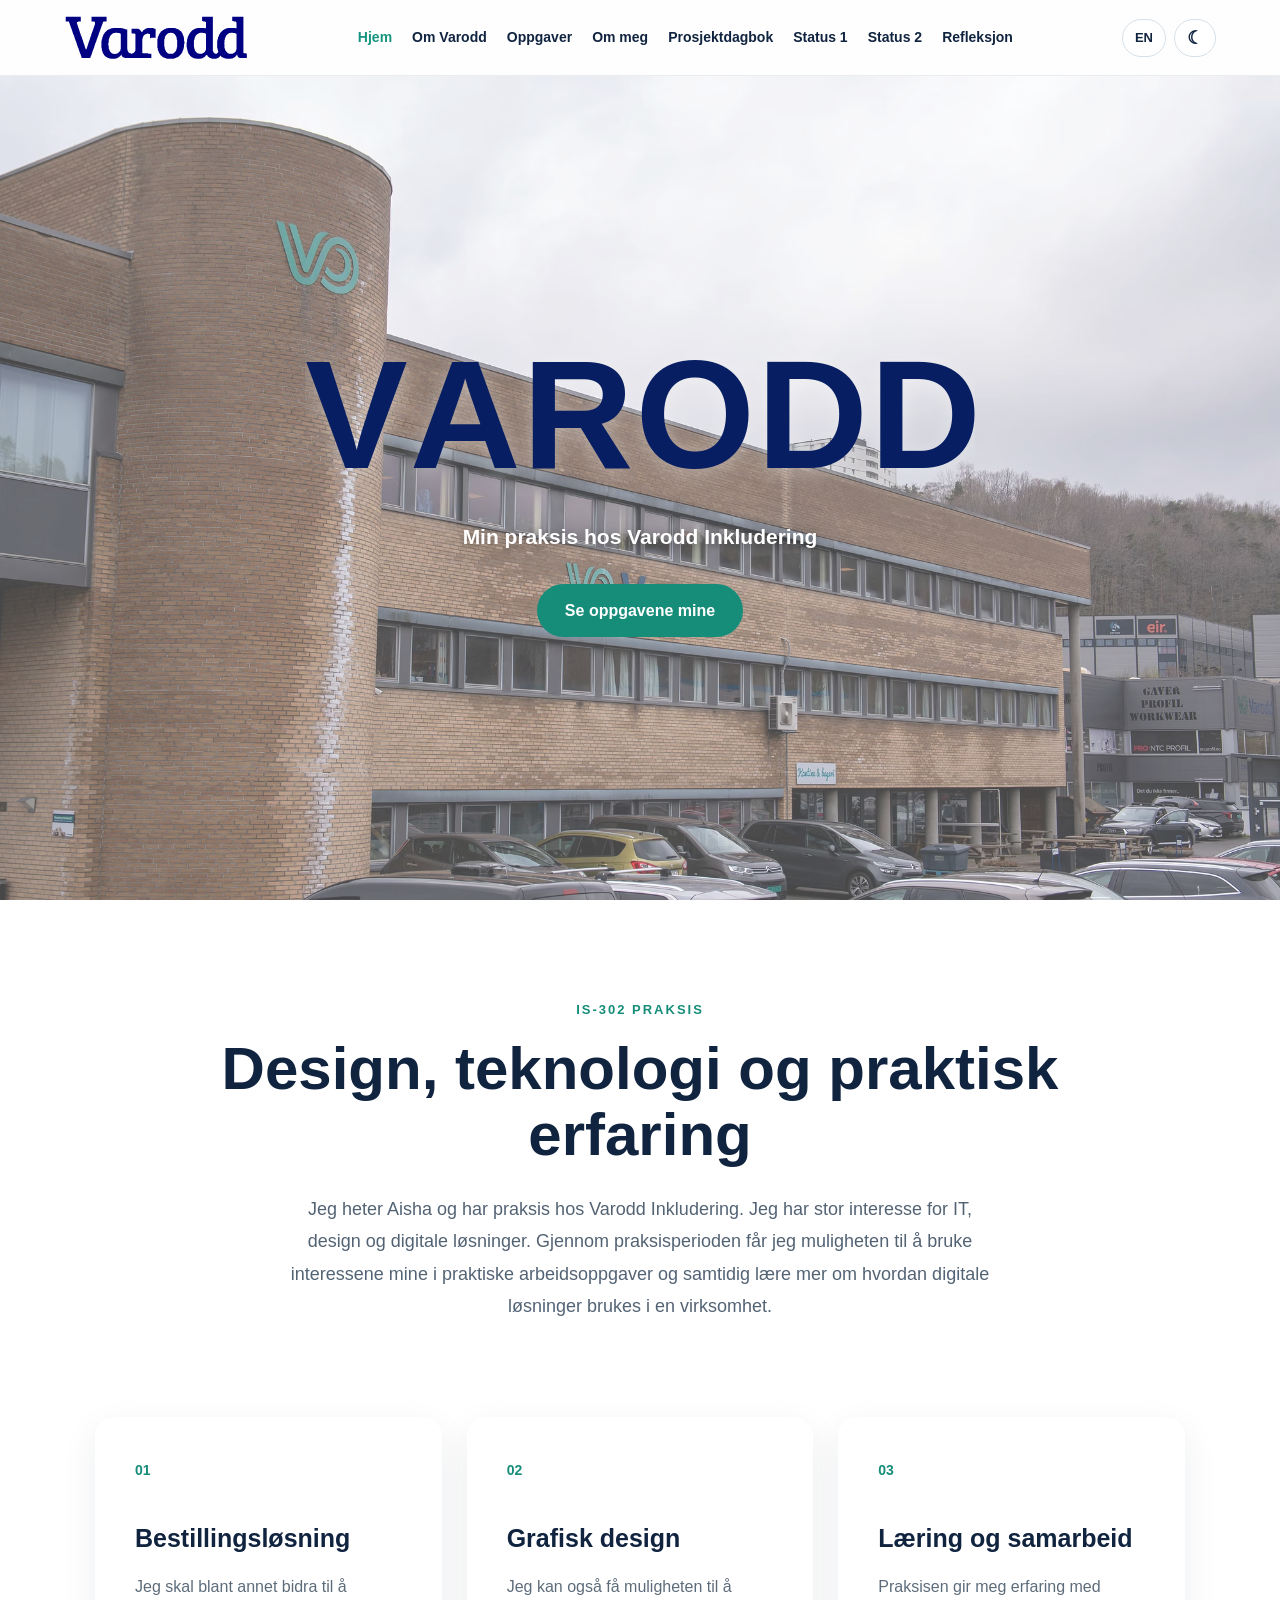
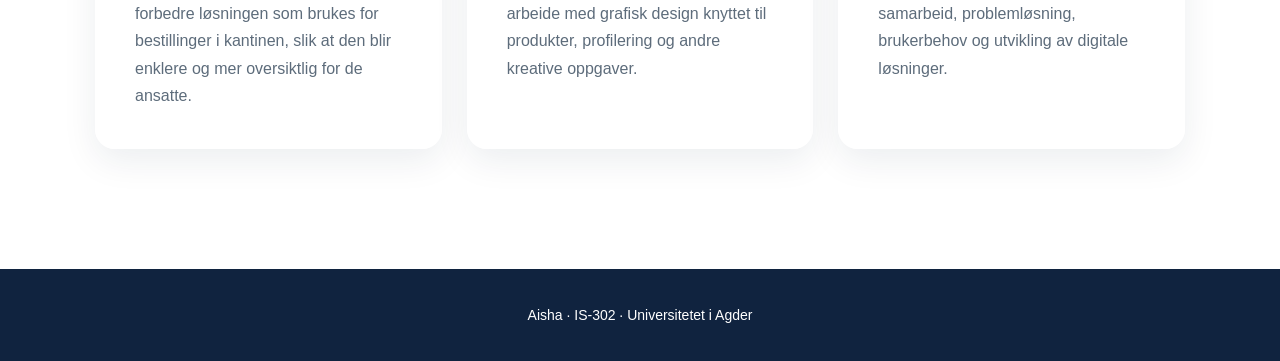
<file: index.html>
<!DOCTYPE html>
<html lang="no">
<head>
  <meta charset="UTF-8">
  <meta name="viewport" content="width=device-width, initial-scale=1.0">

  <title>Min praksis hos Varodd</title>

  <link rel="stylesheet" href="style.css">
</head>

<body>

<header class="navbar">

  <a href="index.html" class="logo">
    <img src="logo.svg" alt="Varodd">
  </a>

  <nav>
    <a href="index.html" class="active"
       data-no="Hjem"
       data-en="Home">Hjem</a>

    <a href="om-varodd.html"
       data-no="Om Varodd"
       data-en="About Varodd">Om Varodd</a>

    <a href="oppgaver.html"
       data-no="Oppgaver"
       data-en="Tasks">Oppgaver</a>

    <a href="om-meg.html"
       data-no="Om meg"
       data-en="About me">Om meg</a>

    <a href="prosjektdagbok.html"
       data-no="Prosjektdagbok"
       data-en="Project diary">Prosjektdagbok</a>

    <a href="status1.html">Status 1</a>

    <a href="status2.html">Status 2</a>

    <a href="refleksjon.html"
       data-no="Refleksjon"
       data-en="Reflection">Refleksjon</a>
  </nav>

  <div class="nav-controls">
    <button id="languageBtn"
            class="nav-control"
            type="button">EN</button>

    <button id="themeBtn"
            class="nav-control theme-btn"
            type="button">☾</button>
  </div>

</header>

<main>

  <section class="hero">

    <div class="hero-overlay"></div>

    <div class="hero-content">

      <div class="varodd-title">
        <span class="letter from-top">V</span>
        <span class="letter from-bottom">A</span>
        <span class="letter from-top">R</span>
        <span class="letter from-bottom">O</span>
        <span class="letter from-top">D</span>
        <span class="letter from-bottom">D</span>
      </div>

      <p class="hero-subtitle"
         data-no="Min praksis hos Varodd Inkludering"
         data-en="My internship at Varodd Inkludering">
        Min praksis hos Varodd Inkludering
      </p>

      <a href="oppgaver.html"
         class="hero-button"
         data-no="Se oppgavene mine"
         data-en="View my tasks">
        Se oppgavene mine
      </a>

    </div>

  </section>

  <section class="intro">

    <p class="eyebrow"
       data-no="IS-302 PRAKSIS"
       data-en="IS-302 INTERNSHIP">
      IS-302 PRAKSIS
    </p>

    <h2
      data-no="Design, teknologi og praktisk erfaring"
      data-en="Design, technology and practical experience">
      Design, teknologi og praktisk erfaring
    </h2>

    <p
      data-no="Jeg heter Aisha og har praksis hos Varodd Inkludering. Jeg har stor interesse for IT, design og digitale løsninger. Gjennom praksisperioden får jeg muligheten til å bruke interessene mine i praktiske arbeidsoppgaver og samtidig lære mer om hvordan digitale løsninger brukes i en virksomhet."
      data-en="My name is Aisha and I am doing my internship at Varodd Inkludering. I have a strong interest in IT, design and digital solutions. During the internship I get the opportunity to use these interests in practical work while learning more about how digital solutions are used in an organisation.">
      Jeg heter Aisha og har praksis hos Varodd Inkludering.
      Jeg har stor interesse for IT, design og digitale løsninger.
    </p>

  </section>

  <section class="cards">

    <article class="card">

      <span>01</span>

      <h3
        data-no="Bestillingsløsning"
        data-en="Ordering solution">
        Bestillingsløsning
      </h3>

      <p
        data-no="Jeg skal blant annet bidra til å forbedre løsningen som brukes for bestillinger i kantinen, slik at den blir enklere og mer oversiktlig for de ansatte."
        data-en="I will help improve the solution used for orders in the canteen so that it becomes easier and clearer for the employees.">
        Jeg skal blant annet bidra til å forbedre løsningen som brukes
        for bestillinger i kantinen.
      </p>

    </article>

    <article class="card">

      <span>02</span>

      <h3
        data-no="Grafisk design"
        data-en="Graphic design">
        Grafisk design
      </h3>

      <p
        data-no="Jeg kan også få muligheten til å arbeide med grafisk design knyttet til produkter, profilering og andre kreative oppgaver."
        data-en="I may also get the opportunity to work with graphic design related to products, branding and other creative tasks.">
        Jeg kan også få muligheten til å arbeide med grafisk design.
      </p>

    </article>

    <article class="card">

      <span>03</span>

      <h3
        data-no="Læring og samarbeid"
        data-en="Learning and collaboration">
        Læring og samarbeid
      </h3>

      <p
        data-no="Praksisen gir meg erfaring med samarbeid, problemløsning, brukerbehov og utvikling av digitale løsninger."
        data-en="The internship gives me experience with collaboration, problem solving, user needs and the development of digital solutions.">
        Praksisen gir meg erfaring med samarbeid og problemløsning.
      </p>

    </article>

  </section>

</main>

<footer>
  <p>Aisha · IS-302 · Universitetet i Agder</p>
</footer>

<script src="script.js"></script>

</body>
</html>
</file>
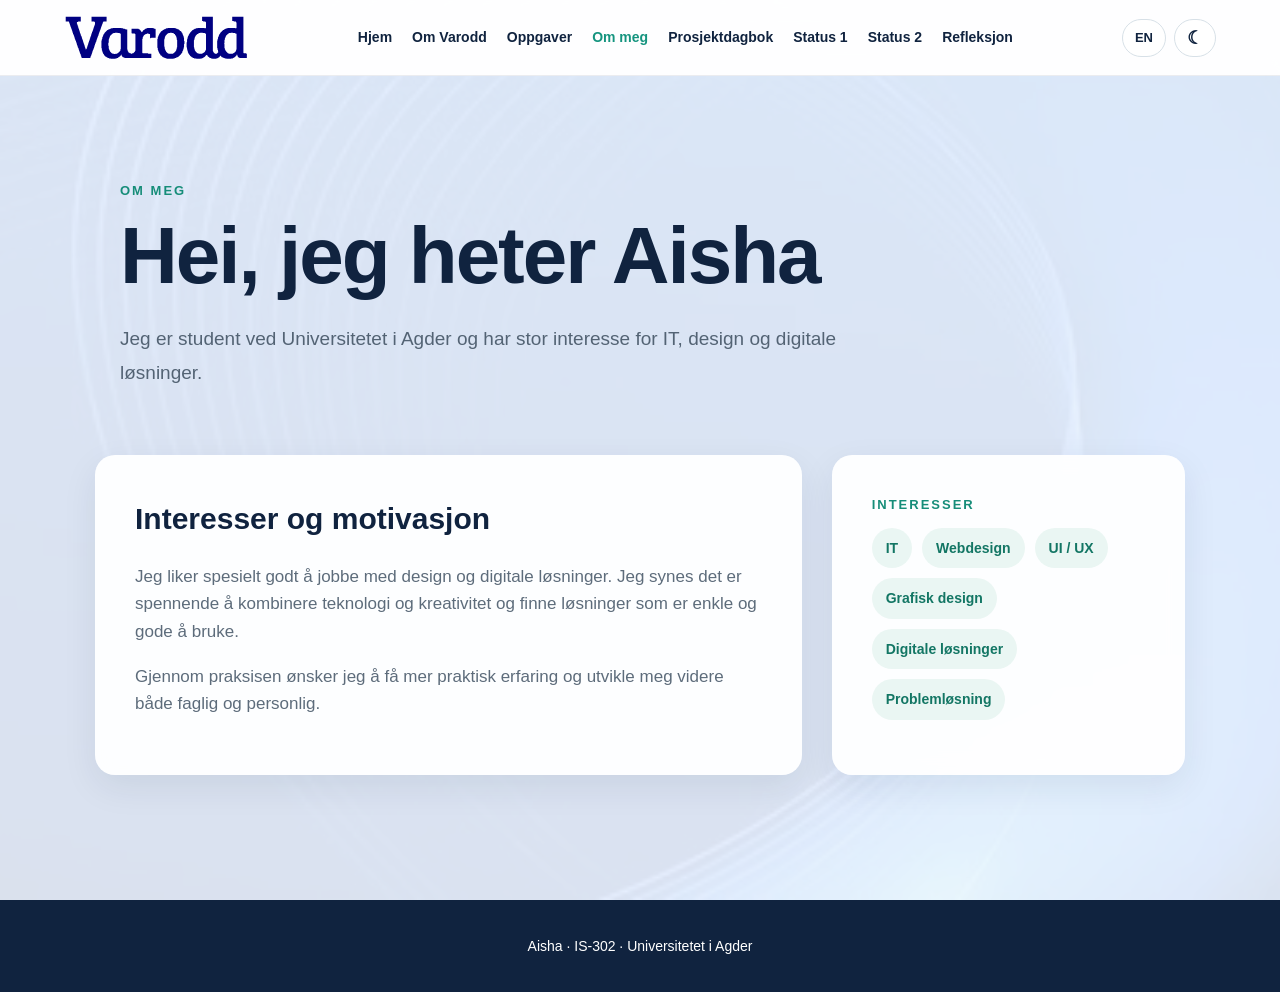
<file: om-meg.html>
<!DOCTYPE html>
<html lang="no">
<head>
  <meta charset="UTF-8">
  <meta name="viewport" content="width=device-width, initial-scale=1.0">

  <title>Om meg</title>

  <link rel="stylesheet" href="style.css">
</head>

<body>

<header class="navbar">

  <a href="index.html" class="logo">
    <img src="logo.svg" alt="Varodd">
  </a>

  <nav>
    <a href="index.html" data-no="Hjem" data-en="Home">Hjem</a>
    <a href="om-varodd.html" data-no="Om Varodd" data-en="About Varodd">Om Varodd</a>
    <a href="oppgaver.html" data-no="Oppgaver" data-en="Tasks">Oppgaver</a>
    <a href="om-meg.html" class="active" data-no="Om meg" data-en="About me">Om meg</a>
    <a href="prosjektdagbok.html" data-no="Prosjektdagbok" data-en="Project diary">Prosjektdagbok</a>
    <a href="status1.html">Status 1</a>
    <a href="status2.html">Status 2</a>
    <a href="refleksjon.html" data-no="Refleksjon" data-en="Reflection">Refleksjon</a>
  </nav>

  <div class="nav-controls">
    <button id="languageBtn" class="nav-control">EN</button>
    <button id="themeBtn" class="nav-control theme-btn">☾</button>
  </div>

</header>

<main class="page">

  <section class="page-hero">

    <p class="eyebrow"
       data-no="OM MEG"
       data-en="ABOUT ME">
      OM MEG
    </p>

    <h1
      data-no="Hei, jeg heter Aisha"
      data-en="Hi, my name is Aisha">
      Hei, jeg heter Aisha
    </h1>

    <p class="page-intro"
       data-no="Jeg er student ved Universitetet i Agder og har stor interesse for IT, design og digitale løsninger."
       data-en="I am a student at the University of Agder with a strong interest in IT, design and digital solutions.">
      Jeg er student ved Universitetet i Agder.
    </p>

  </section>

  <section class="about-layout">

    <article class="about-main">

      <h2
        data-no="Interesser og motivasjon"
        data-en="Interests and motivation">
        Interesser og motivasjon
      </h2>

      <p
        data-no="Jeg liker spesielt godt å jobbe med design og digitale løsninger. Jeg synes det er spennende å kombinere teknologi og kreativitet og finne løsninger som er enkle og gode å bruke."
        data-en="I especially enjoy working with design and digital solutions. I find it exciting to combine technology and creativity and create solutions that are simple and easy to use.">
        Jeg liker spesielt godt å jobbe med design og digitale løsninger.
      </p>

      <p
        data-no="Gjennom praksisen ønsker jeg å få mer praktisk erfaring og utvikle meg videre både faglig og personlig."
        data-en="Through the internship I want to gain more practical experience and continue developing both professionally and personally.">
        Gjennom praksisen ønsker jeg å få mer praktisk erfaring.
      </p>

    </article>

    <aside class="skills-card">

      <p class="eyebrow"
         data-no="INTERESSER"
         data-en="INTERESTS">
        INTERESSER
      </p>

      <div class="skill-list">
        <span>IT</span>
        <span>Webdesign</span>
        <span>UI / UX</span>
        <span data-no="Grafisk design" data-en="Graphic design">Grafisk design</span>
        <span data-no="Digitale løsninger" data-en="Digital solutions">Digitale løsninger</span>
        <span data-no="Problemløsning" data-en="Problem solving">Problemløsning</span>
      </div>

    </aside>

  </section>

</main>

<footer>
  <p>Aisha · IS-302 · Universitetet i Agder</p>
</footer>

<script src="script.js"></script>

</body>
</html>

</body>
</html>
</file>
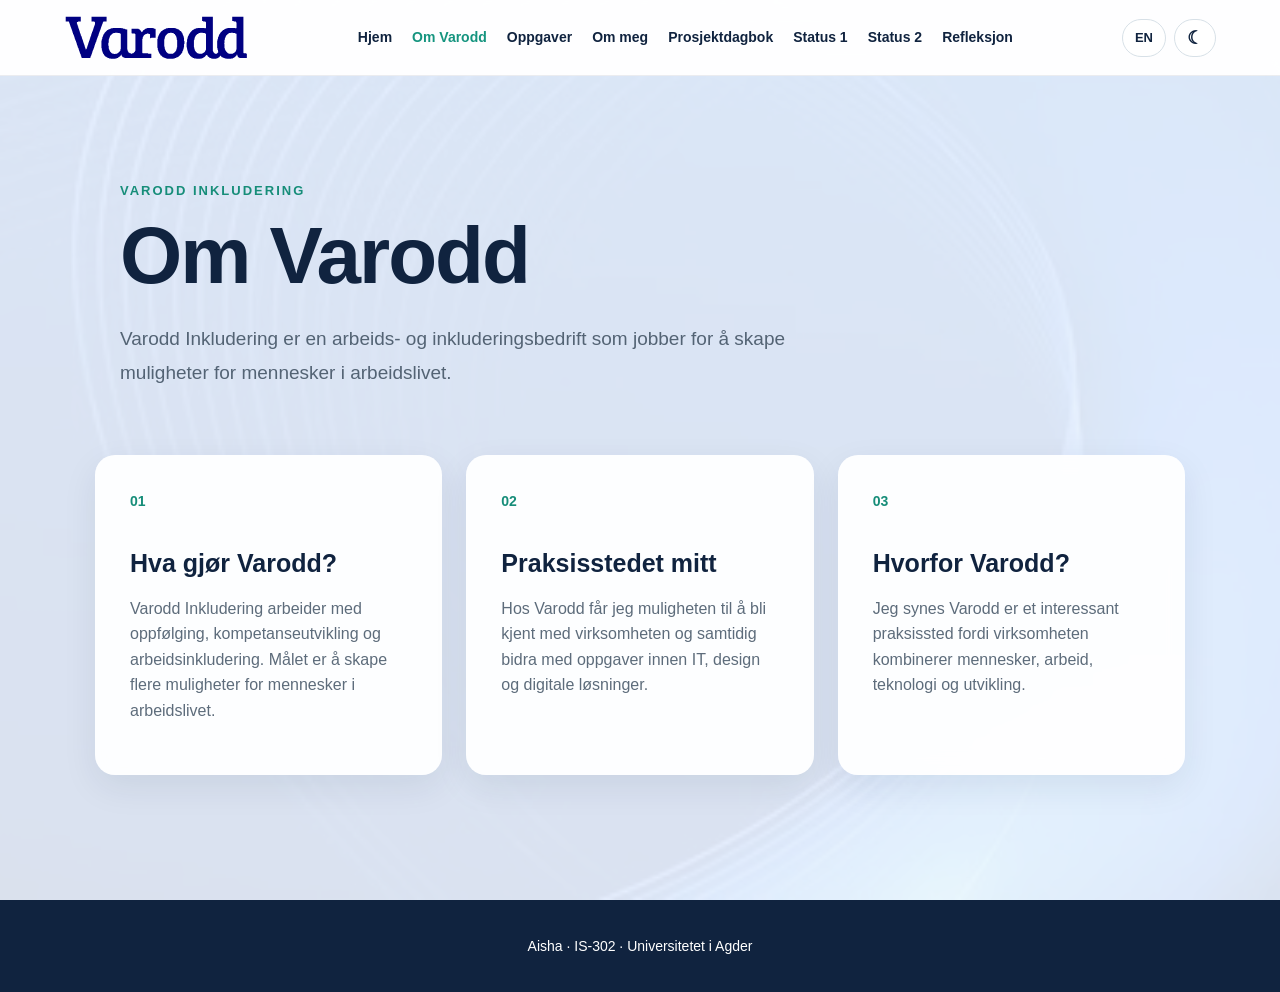
<file: om-varodd.html>
<!DOCTYPE html>
<html lang="no">
<head>
  <meta charset="UTF-8">
  <meta name="viewport" content="width=device-width, initial-scale=1.0">

  <title>Om Varodd</title>

  <link rel="stylesheet" href="style.css">
</head>

<body>

<header class="navbar">

  <a href="index.html" class="logo">
    <img src="logo.svg" alt="Varodd">
  </a>

  <nav>
    <a href="index.html" data-no="Hjem" data-en="Home">Hjem</a>
    <a href="om-varodd.html" class="active"
       data-no="Om Varodd"
       data-en="About Varodd">Om Varodd</a>
    <a href="oppgaver.html" data-no="Oppgaver" data-en="Tasks">Oppgaver</a>
    <a href="om-meg.html" data-no="Om meg" data-en="About me">Om meg</a>
    <a href="prosjektdagbok.html"
       data-no="Prosjektdagbok"
       data-en="Project diary">Prosjektdagbok</a>
    <a href="status1.html">Status 1</a>
    <a href="status2.html">Status 2</a>
    <a href="refleksjon.html"
       data-no="Refleksjon"
       data-en="Reflection">Refleksjon</a>
  </nav>

  <div class="nav-controls">
    <button id="languageBtn" class="nav-control">EN</button>
    <button id="themeBtn" class="nav-control theme-btn">☾</button>
  </div>

</header>

<main class="page">

  <section class="page-hero">

    <p class="eyebrow">VARODD INKLUDERING</p>

    <h1
      data-no="Om Varodd"
      data-en="About Varodd">
      Om Varodd
    </h1>

    <p class="page-intro"
       data-no="Varodd Inkludering er en arbeids- og inkluderingsbedrift som jobber for å skape muligheter for mennesker i arbeidslivet."
       data-en="Varodd Inkludering is an employment and inclusion company that works to create opportunities for people in working life.">
      Varodd Inkludering er en arbeids- og inkluderingsbedrift.
    </p>

  </section>

  <section class="content-grid">

    <article class="info-card">

      <span class="card-number">01</span>

      <h2
        data-no="Hva gjør Varodd?"
        data-en="What does Varodd do?">
        Hva gjør Varodd?
      </h2>

      <p
        data-no="Varodd Inkludering arbeider med oppfølging, kompetanseutvikling og arbeidsinkludering. Målet er å skape flere muligheter for mennesker i arbeidslivet."
        data-en="Varodd Inkludering works with follow-up, competence development and employment inclusion. The goal is to create more opportunities for people in working life.">
        Varodd arbeider med oppfølging, kompetanseutvikling og
        arbeidsinkludering.
      </p>

    </article>

    <article class="info-card">

      <span class="card-number">02</span>

      <h2
        data-no="Praksisstedet mitt"
        data-en="My internship workplace">
        Praksisstedet mitt
      </h2>

      <p
        data-no="Hos Varodd får jeg muligheten til å bli kjent med virksomheten og samtidig bidra med oppgaver innen IT, design og digitale løsninger."
        data-en="At Varodd I get the opportunity to learn about the organisation while contributing to tasks involving IT, design and digital solutions.">
        Hos Varodd får jeg muligheten til å bli kjent med virksomheten
        og bidra med praktiske oppgaver.
      </p>

    </article>

    <article class="info-card">

      <span class="card-number">03</span>

      <h2
        data-no="Hvorfor Varodd?"
        data-en="Why Varodd?">
        Hvorfor Varodd?
      </h2>

      <p
        data-no="Jeg synes Varodd er et interessant praksissted fordi virksomheten kombinerer mennesker, arbeid, teknologi og utvikling."
        data-en="I find Varodd an interesting internship workplace because the organisation combines people, employment, technology and development.">
        Varodd kombinerer mennesker, arbeid, teknologi og utvikling.
      </p>

    </article>

  </section>

</main>

<footer>
  <p>Aisha · IS-302 · Universitetet i Agder</p>
</footer>

<script src="script.js"></script>

</body>
</html>
</file>
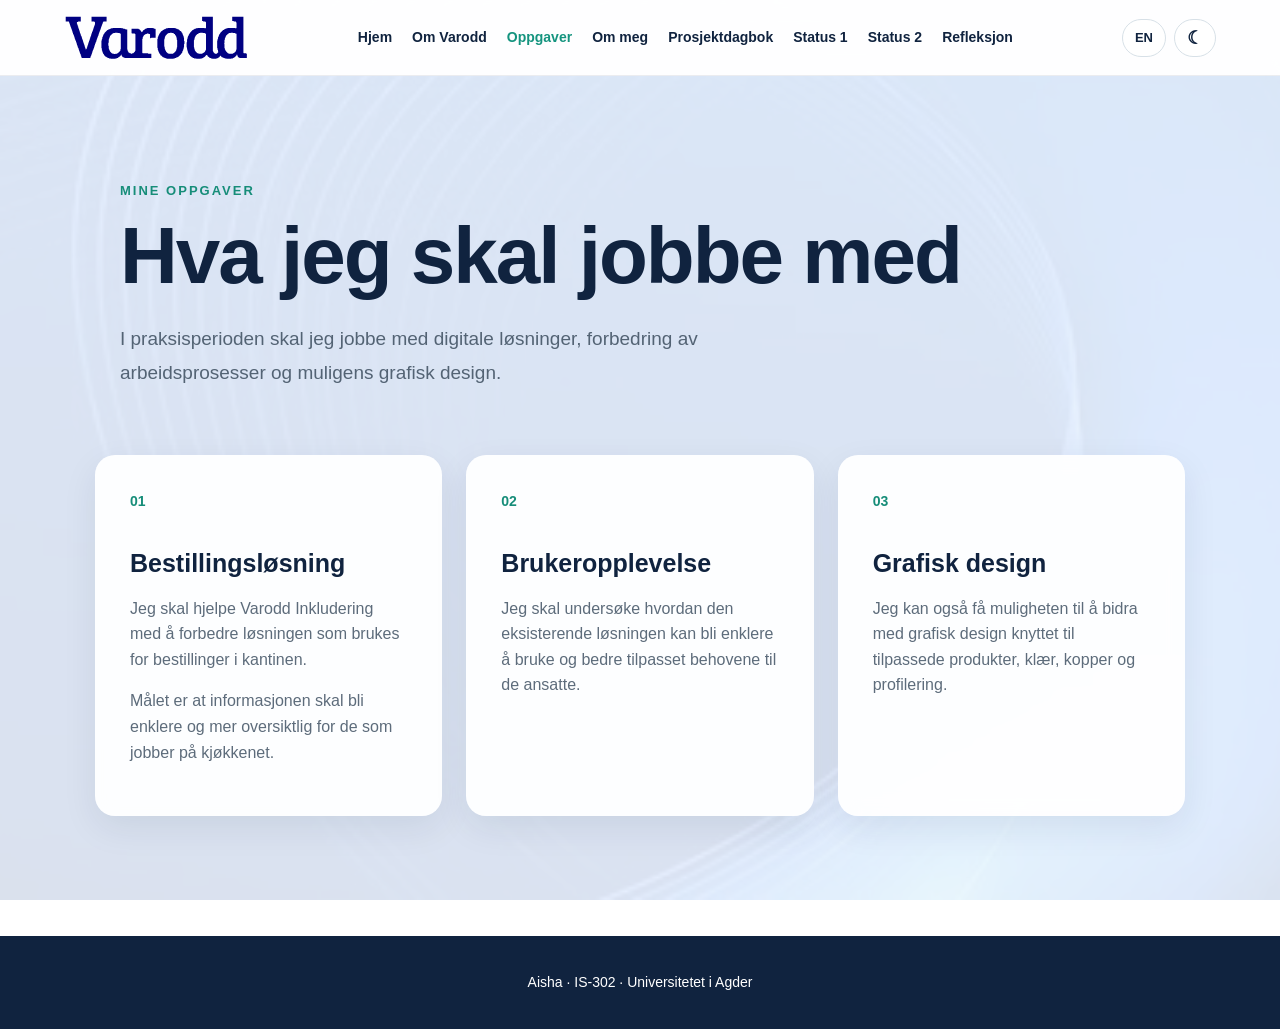
<file: oppgaver.html>
<!DOCTYPE html>
<html lang="no">
<head>
  <meta charset="UTF-8">
  <meta name="viewport" content="width=device-width, initial-scale=1.0">

  <title>Oppgaver</title>

  <link rel="stylesheet" href="style.css">
</head>

<body>

<header class="navbar">

  <a href="index.html" class="logo">
    <img src="logo.svg" alt="Varodd">
  </a>

  <nav>
    <a href="index.html" data-no="Hjem" data-en="Home">Hjem</a>
    <a href="om-varodd.html" data-no="Om Varodd" data-en="About Varodd">Om Varodd</a>
    <a href="oppgaver.html" class="active" data-no="Oppgaver" data-en="Tasks">Oppgaver</a>
    <a href="om-meg.html" data-no="Om meg" data-en="About me">Om meg</a>
    <a href="prosjektdagbok.html" data-no="Prosjektdagbok" data-en="Project diary">Prosjektdagbok</a>
    <a href="status1.html">Status 1</a>
    <a href="status2.html">Status 2</a>
    <a href="refleksjon.html" data-no="Refleksjon" data-en="Reflection">Refleksjon</a>
  </nav>

  <div class="nav-controls">
    <button id="languageBtn" class="nav-control">EN</button>
    <button id="themeBtn" class="nav-control theme-btn">☾</button>
  </div>

</header>

<main class="page">

  <section class="page-hero">

    <p class="eyebrow"
       data-no="MINE OPPGAVER"
       data-en="MY TASKS">
      MINE OPPGAVER
    </p>

    <h1
      data-no="Hva jeg skal jobbe med"
      data-en="What I will work on">
      Hva jeg skal jobbe med
    </h1>

    <p class="page-intro"
       data-no="I praksisperioden skal jeg jobbe med digitale løsninger, forbedring av arbeidsprosesser og muligens grafisk design."
       data-en="During my internship I will work with digital solutions, improving work processes and potentially graphic design.">
      I praksisperioden skal jeg jobbe med digitale løsninger og design.
    </p>

  </section>

  <section class="content-grid">

    <article class="info-card">
      <span class="card-number">01</span>

      <h2
        data-no="Bestillingsløsning"
        data-en="Ordering solution">
        Bestillingsløsning
      </h2>

      <p
        data-no="Jeg skal hjelpe Varodd Inkludering med å forbedre løsningen som brukes for bestillinger i kantinen."
        data-en="I will help Varodd Inkludering improve the solution used for orders in the canteen.">
        Jeg skal hjelpe Varodd med å forbedre bestillingsløsningen i kantinen.
      </p>

      <p
        data-no="Målet er at informasjonen skal bli enklere og mer oversiktlig for de som jobber på kjøkkenet."
        data-en="The goal is to make the information simpler and clearer for the employees working in the kitchen.">
        Målet er å gjøre informasjonen enklere og mer oversiktlig.
      </p>
    </article>

    <article class="info-card">
      <span class="card-number">02</span>

      <h2
        data-no="Brukeropplevelse"
        data-en="User experience">
        Brukeropplevelse
      </h2>

      <p
        data-no="Jeg skal undersøke hvordan den eksisterende løsningen kan bli enklere å bruke og bedre tilpasset behovene til de ansatte."
        data-en="I will investigate how the existing solution can become easier to use and better adapted to the employees' needs.">
        Jeg skal undersøke hvordan løsningen kan gjøres enklere å bruke.
      </p>
    </article>

    <article class="info-card">
      <span class="card-number">03</span>

      <h2
        data-no="Grafisk design"
        data-en="Graphic design">
        Grafisk design
      </h2>

      <p
        data-no="Jeg kan også få muligheten til å bidra med grafisk design knyttet til tilpassede produkter, klær, kopper og profilering."
        data-en="I may also get the opportunity to contribute to graphic design related to customised products, clothing, mugs and branding.">
        Jeg kan også få muligheten til å bidra med grafisk design.
      </p>
    </article>

  </section>

</main>

<footer>
  <p>Aisha · IS-302 · Universitetet i Agder</p>
</footer>

<script src="script.js"></script>

</body>
</html>
</file>
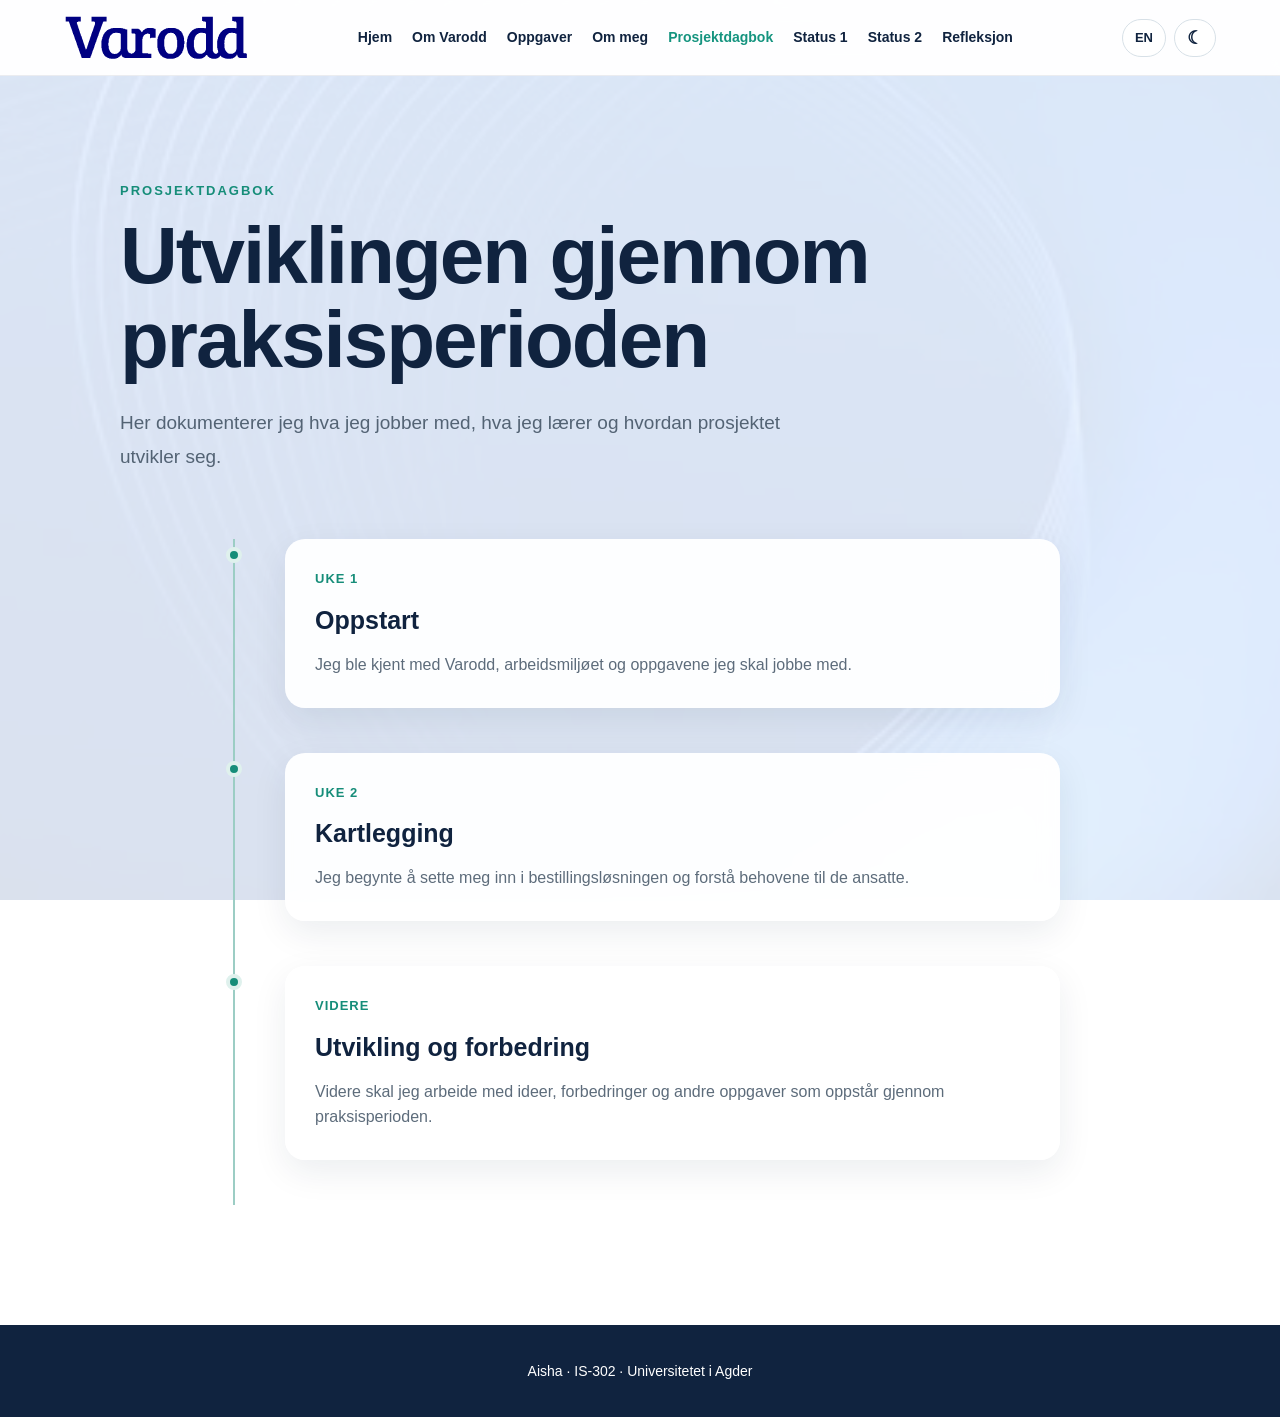
<file: prosjektdagbok.html>
<!DOCTYPE html>
<html lang="no">
<head>
  <meta charset="UTF-8">
  <meta name="viewport" content="width=device-width, initial-scale=1.0">

  <title>Prosjektdagbok</title>

  <link rel="stylesheet" href="style.css">
</head>

<body>

<header class="navbar">

  <a href="index.html" class="logo">
    <img src="logo.svg" alt="Varodd">
  </a>

  <nav>
    <a href="index.html" data-no="Hjem" data-en="Home">Hjem</a>
    <a href="om-varodd.html" data-no="Om Varodd" data-en="About Varodd">Om Varodd</a>
    <a href="oppgaver.html" data-no="Oppgaver" data-en="Tasks">Oppgaver</a>
    <a href="om-meg.html" data-no="Om meg" data-en="About me">Om meg</a>
    <a href="prosjektdagbok.html" class="active"
       data-no="Prosjektdagbok"
       data-en="Project diary">Prosjektdagbok</a>
    <a href="status1.html">Status 1</a>
    <a href="status2.html">Status 2</a>
    <a href="refleksjon.html" data-no="Refleksjon" data-en="Reflection">Refleksjon</a>
  </nav>

  <div class="nav-controls">
    <button id="languageBtn" class="nav-control">EN</button>
    <button id="themeBtn" class="nav-control theme-btn">☾</button>
  </div>

</header>

<main class="page">

  <section class="page-hero">

    <p class="eyebrow"
       data-no="PROSJEKTDAGBOK"
       data-en="PROJECT DIARY">
      PROSJEKTDAGBOK
    </p>

    <h1
      data-no="Utviklingen gjennom praksisperioden"
      data-en="Development throughout the internship">
      Utviklingen gjennom praksisperioden
    </h1>

    <p class="page-intro"
       data-no="Her dokumenterer jeg hva jeg jobber med, hva jeg lærer og hvordan prosjektet utvikler seg."
       data-en="Here I document what I work on, what I learn and how the project develops.">
      Her dokumenterer jeg utviklingen gjennom praksisen.
    </p>

  </section>

  <section class="timeline">

    <article class="timeline-item">

      <div class="timeline-marker"></div>

      <div class="timeline-content">

        <span class="timeline-date"
              data-no="Uke 1"
              data-en="Week 1">
          Uke 1
        </span>

        <h2
          data-no="Oppstart"
          data-en="Getting started">
          Oppstart
        </h2>

        <p
          data-no="Jeg ble kjent med Varodd, arbeidsmiljøet og oppgavene jeg skal jobbe med."
          data-en="I became familiar with Varodd, the working environment and the tasks I will be working on.">
          Jeg ble kjent med Varodd og arbeidsoppgavene.
        </p>

      </div>

    </article>

    <article class="timeline-item">

      <div class="timeline-marker"></div>

      <div class="timeline-content">

        <span class="timeline-date"
              data-no="Uke 2"
              data-en="Week 2">
          Uke 2
        </span>

        <h2
          data-no="Kartlegging"
          data-en="Mapping needs">
          Kartlegging
        </h2>

        <p
          data-no="Jeg begynte å sette meg inn i bestillingsløsningen og forstå behovene til de ansatte."
          data-en="I started learning about the ordering solution and understanding the employees' needs.">
          Jeg begynte å kartlegge bestillingsløsningen.
        </p>

      </div>

    </article>

    <article class="timeline-item">

      <div class="timeline-marker"></div>

      <div class="timeline-content">

        <span class="timeline-date"
              data-no="Videre"
              data-en="Next">
          Videre
        </span>

        <h2
          data-no="Utvikling og forbedring"
          data-en="Development and improvement">
          Utvikling og forbedring
        </h2>

        <p
          data-no="Videre skal jeg arbeide med ideer, forbedringer og andre oppgaver som oppstår gjennom praksisperioden."
          data-en="Next I will work with ideas, improvements and other tasks that arise during the internship period.">
          Videre skal jeg arbeide med ideer og forbedringer.
        </p>

      </div>

    </article>

  </section>

</main>

<footer>
  <p>Aisha · IS-302 · Universitetet i Agder</p>
</footer>

<script src="script.js"></script>

</body>
</html>
</file>
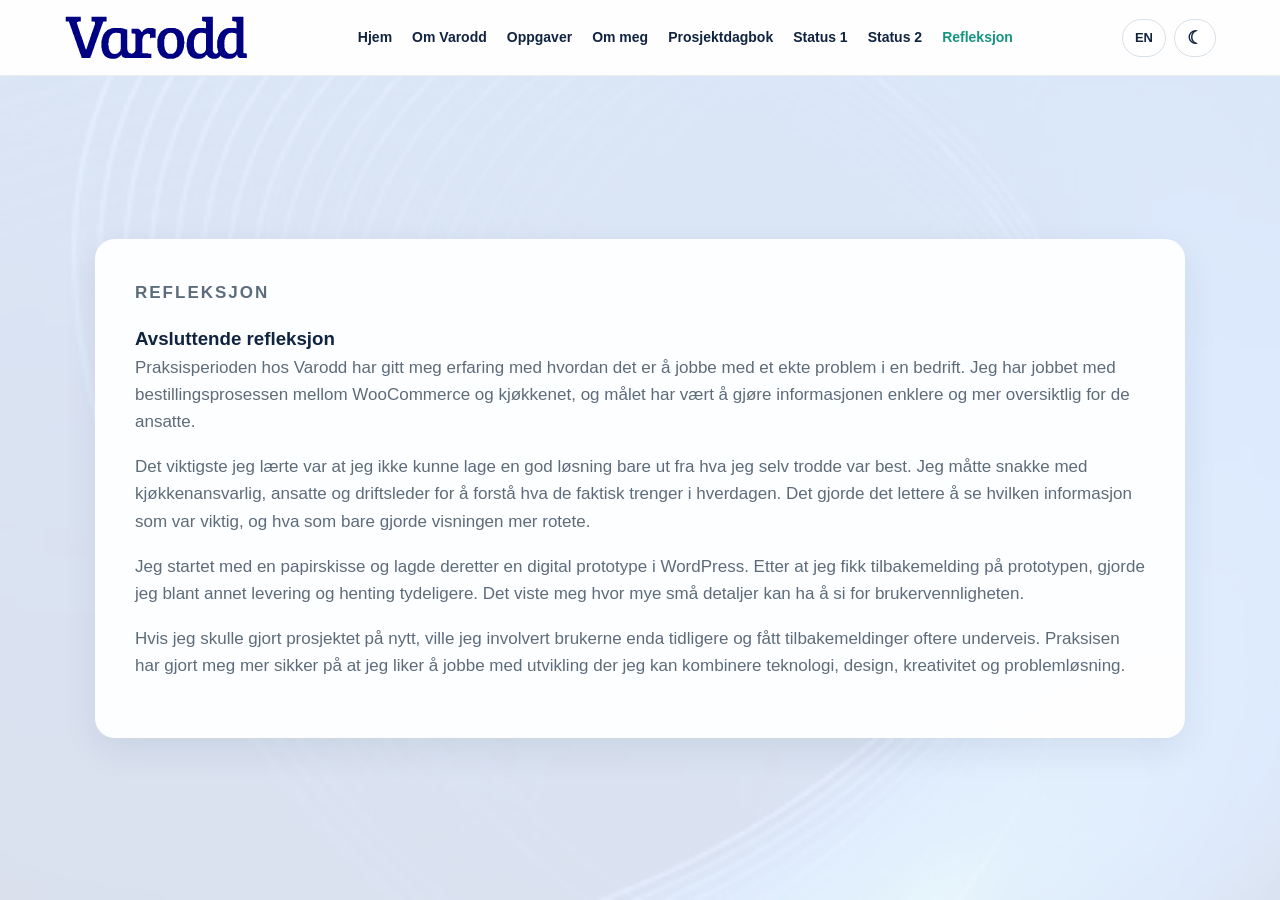
<file: refleksjon.html>
<!DOCTYPE html>
<html lang="no">

<head>
  <meta charset="UTF-8">
  <meta name="viewport" content="width=device-width, initial-scale=1.0">

  <title>Refleksjon</title>

  <link rel="stylesheet" href="style.css">
</head>

<body>

 
  <header class="navbar">

    <a href="index.html" class="logo">
      <img src="logo.svg" alt="Varodd">
    </a>

    <nav>
      <a href="index.html"
         data-no="Hjem"
         data-en="Home">
        Hjem
      </a>

      <a href="om-varodd.html"
         data-no="Om Varodd"
         data-en="About Varodd">
        Om Varodd
      </a>

      <a href="oppgaver.html"
         data-no="Oppgaver"
         data-en="Tasks">
        Oppgaver
      </a>

      <a href="om-meg.html"
         data-no="Om meg"
         data-en="About me">
        Om meg
      </a>

      <a href="prosjektdagbok.html"
         data-no="Prosjektdagbok"
         data-en="Project diary">
        Prosjektdagbok
      </a>

      <a href="status1.html">
        Status 1
      </a>

      <a href="status2.html">
        Status 2
      </a>

      <a href="refleksjon.html"
         class="active"
         data-no="Refleksjon"
         data-en="Reflection">
        Refleksjon
      </a>
    </nav>

    <div class="nav-controls">
      <button id="languageBtn"
              class="nav-control"
              type="button">
        EN
      </button>

      <button id="themeBtn"
              class="nav-control theme-btn"
              type="button">
        ☾
      </button>
    </div>

  </header>


  
  <main class="page reflection-page">

    <section class="about-layout status2-full">

      <article class="about-main">

        <p class="eyebrow"
           data-no="REFLEKSJON"
           data-en="REFLECTION">
          REFLEKSJON
        </p>

        <h1
          data-no="Avsluttende refleksjon"
          data-en="Final reflection">
          Avsluttende refleksjon
        </h1>

        <p
          data-no="Praksisperioden hos Varodd har gitt meg erfaring med hvordan det er å jobbe med et ekte problem i en bedrift. Jeg har jobbet med bestillingsprosessen mellom WooCommerce og kjøkkenet, og målet har vært å gjøre informasjonen enklere og mer oversiktlig for de ansatte."
          data-en="My internship at Varodd has given me experience with working on a real problem in a company. I have worked with the ordering process between WooCommerce and the kitchen, with the goal of making the information simpler and easier for the employees to understand.">
          Praksisperioden hos Varodd har gitt meg erfaring med hvordan det er
          å jobbe med et ekte problem i en bedrift. Jeg har jobbet med
          bestillingsprosessen mellom WooCommerce og kjøkkenet, og målet har
          vært å gjøre informasjonen enklere og mer oversiktlig for de ansatte.
        </p>

        <p
          data-no="Det viktigste jeg lærte var at jeg ikke kunne lage en god løsning bare ut fra hva jeg selv trodde var best. Jeg måtte snakke med kjøkkenansvarlig, ansatte og driftsleder for å forstå hva de faktisk trenger i hverdagen. Det gjorde det lettere å se hvilken informasjon som var viktig, og hva som bare gjorde visningen mer rotete."
          data-en="The most important thing I learned was that I could not create a good solution based only on what I thought was best. I had to talk to the kitchen manager, employees and operations manager to understand what they actually need in their daily work. This made it easier to see which information was important and what only made the view more cluttered.">
          Det viktigste jeg lærte var at jeg ikke kunne lage en god løsning
          bare ut fra hva jeg selv trodde var best. Jeg måtte snakke med
          kjøkkenansvarlig, ansatte og driftsleder for å forstå hva de faktisk
          trenger i hverdagen. Det gjorde det lettere å se hvilken informasjon
          som var viktig, og hva som bare gjorde visningen mer rotete.
        </p>

        <p
          data-no="Jeg startet med en papirskisse og lagde deretter en digital prototype i WordPress. Etter at jeg fikk tilbakemelding på prototypen, gjorde jeg blant annet levering og henting tydeligere. Det viste meg hvor mye små detaljer kan ha å si for brukervennligheten."
          data-en="I started with a paper sketch and then created a digital prototype in WordPress. After receiving feedback on the prototype, I made delivery and pickup clearer. This showed me how much small details can matter for usability.">
          Jeg startet med en papirskisse og lagde deretter en digital prototype
          i WordPress. Etter at jeg fikk tilbakemelding på prototypen, gjorde
          jeg blant annet levering og henting tydeligere. Det viste meg hvor
          mye små detaljer kan ha å si for brukervennligheten.
        </p>

        <p
          data-no="Hvis jeg skulle gjort prosjektet på nytt, ville jeg involvert brukerne enda tidligere og fått tilbakemeldinger oftere underveis. Praksisen har gjort meg mer sikker på at jeg liker å jobbe med utvikling der jeg kan kombinere teknologi, design, kreativitet og problemløsning."
          data-en="If I were to do the project again, I would involve the users even earlier and get feedback more often throughout the process. The internship has made me more certain that I enjoy development where I can combine technology, design, creativity and problem solving.">
          Hvis jeg skulle gjort prosjektet på nytt, ville jeg involvert brukerne
          enda tidligere og fått tilbakemeldinger oftere underveis. Praksisen
          har gjort meg mer sikker på at jeg liker å jobbe med utvikling der
          jeg kan kombinere teknologi, design, kreativitet og problemløsning.
        </p>

      </article>

    </section>

  </main>


  
  <script src="script.js"></script>

</body>

</html>
</file>
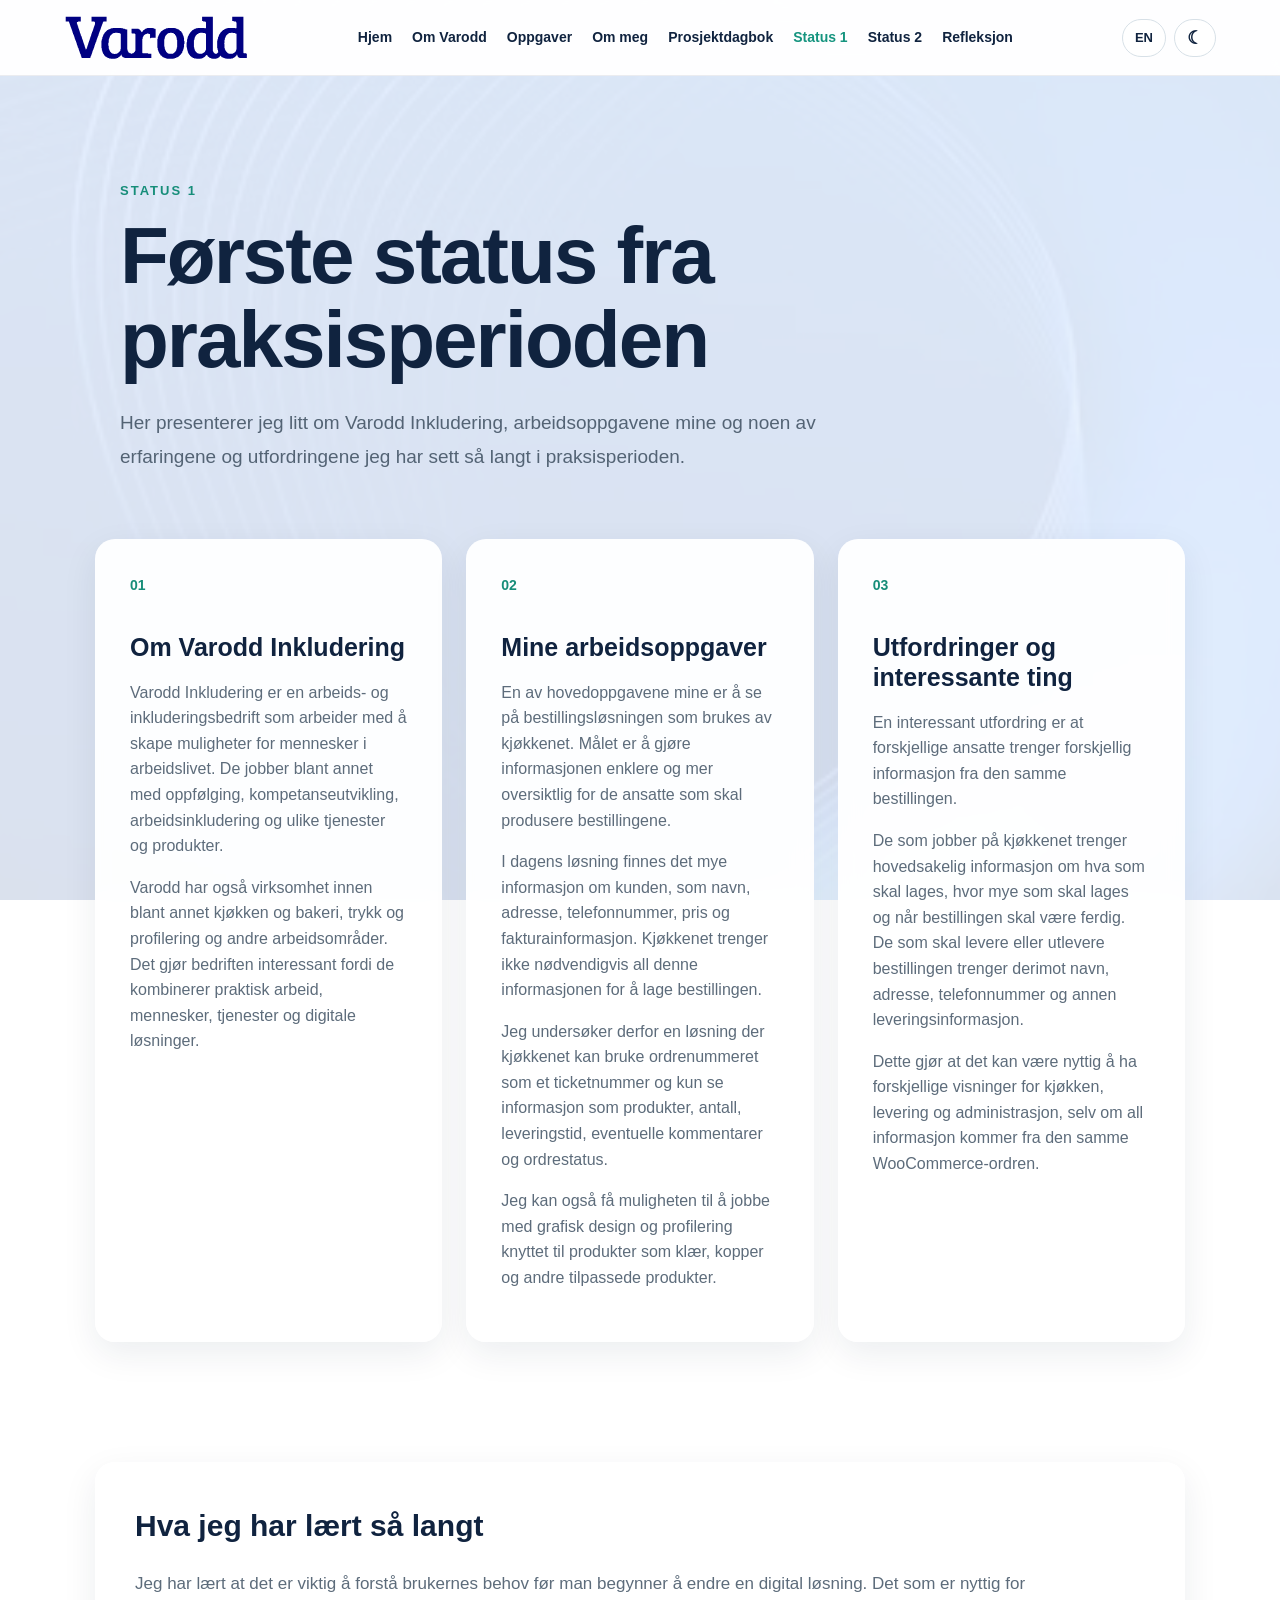
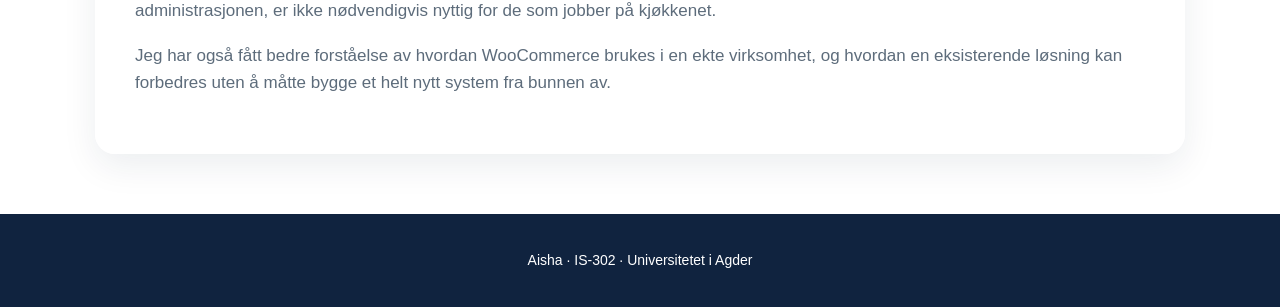
<file: status1.html>
<!DOCTYPE html>
<html lang="no">
<head>
  <meta charset="UTF-8">
  <meta name="viewport" content="width=device-width, initial-scale=1.0">

  <title>Status 1</title>

  <link rel="stylesheet" href="style.css">
</head>

<body>

<header class="navbar">

  <a href="index.html" class="logo">
    <img src="logo.svg" alt="Varodd">
  </a>

  <nav>
    <a href="index.html"
       data-no="Hjem"
       data-en="Home">
      Hjem
    </a>

    <a href="om-varodd.html"
       data-no="Om Varodd"
       data-en="About Varodd">
      Om Varodd
    </a>

    <a href="oppgaver.html"
       data-no="Oppgaver"
       data-en="Tasks">
      Oppgaver
    </a>

    <a href="om-meg.html"
       data-no="Om meg"
       data-en="About me">
      Om meg
    </a>

    <a href="prosjektdagbok.html"
       data-no="Prosjektdagbok"
       data-en="Project diary">
      Prosjektdagbok
    </a>

    <a href="status1.html"
       class="active"
       data-no="Status 1"
       data-en="Status 1">
      Status 1
    </a>

    <a href="status2.html"
       data-no="Status 2"
       data-en="Status 2">
      Status 2
    </a>

    <a href="refleksjon.html"
       data-no="Refleksjon"
       data-en="Reflection">
      Refleksjon
    </a>
  </nav>

  <div class="nav-controls">

    <button id="languageBtn"
            class="nav-control"
            type="button">
      EN
    </button>

    <button id="themeBtn"
            class="nav-control theme-btn"
            type="button">
      ☾
    </button>

  </div>

</header>


<main class="page">

  <section class="page-hero">

    <p class="eyebrow"
       data-no="STATUS 1"
       data-en="STATUS 1">
      STATUS 1
    </p>

    <h1
      data-no="Første status fra praksisperioden"
      data-en="First update from my internship">
      Første status fra praksisperioden
    </h1>

    <p class="page-intro"
       data-no="Her presenterer jeg litt om Varodd Inkludering, arbeidsoppgavene mine og noen av erfaringene og utfordringene jeg har sett så langt i praksisperioden."
       data-en="Here I present some information about Varodd Inkludering, my tasks, and some of the experiences and challenges I have encountered so far during my internship.">
      Her presenterer jeg litt om Varodd Inkludering, arbeidsoppgavene mine
      og noen av erfaringene og utfordringene jeg har sett så langt i
      praksisperioden.
    </p>

  </section>


  <section class="content-grid">

    <article class="info-card">

      <span class="card-number">01</span>

      <h2
        data-no="Om Varodd Inkludering"
        data-en="About Varodd Inkludering">
        Om Varodd Inkludering
      </h2>

      <p
        data-no="Varodd Inkludering er en arbeids- og inkluderingsbedrift som arbeider med å skape muligheter for mennesker i arbeidslivet. De jobber blant annet med oppfølging, kompetanseutvikling, arbeidsinkludering og ulike tjenester og produkter."
        data-en="Varodd Inkludering is a work and inclusion company that focuses on creating opportunities for people in working life. They work with follow-up, competence development, work inclusion, and a variety of services and products.">
        Varodd Inkludering er en arbeids- og inkluderingsbedrift som arbeider
        med å skape muligheter for mennesker i arbeidslivet. De jobber blant
        annet med oppfølging, kompetanseutvikling, arbeidsinkludering og ulike
        tjenester og produkter.
      </p>

      <p
        data-no="Varodd har også virksomhet innen blant annet kjøkken og bakeri, trykk og profilering og andre arbeidsområder. Det gjør bedriften interessant fordi de kombinerer praktisk arbeid, mennesker, tjenester og digitale løsninger."
        data-en="Varodd also operates within areas such as kitchen and bakery, printing and branding, and other fields. This makes the company interesting because it combines practical work, people, services, and digital solutions.">
        Varodd har også virksomhet innen blant annet kjøkken og bakeri,
        trykk og profilering og andre arbeidsområder. Det gjør bedriften
        interessant fordi de kombinerer praktisk arbeid, mennesker,
        tjenester og digitale løsninger.
      </p>

    </article>


    <article class="info-card">

      <span class="card-number">02</span>

      <h2
        data-no="Mine arbeidsoppgaver"
        data-en="My tasks">
        Mine arbeidsoppgaver
      </h2>

      <p
        data-no="En av hovedoppgavene mine er å se på bestillingsløsningen som brukes av kjøkkenet. Målet er å gjøre informasjonen enklere og mer oversiktlig for de ansatte som skal produsere bestillingene."
        data-en="One of my main tasks is to look at the ordering solution used by the kitchen. The goal is to make the information simpler and easier to understand for the employees who prepare the orders.">
        En av hovedoppgavene mine er å se på bestillingsløsningen som brukes
        av kjøkkenet. Målet er å gjøre informasjonen enklere og mer
        oversiktlig for de ansatte som skal produsere bestillingene.
      </p>

      <p
        data-no="I dagens løsning finnes det mye informasjon om kunden, som navn, adresse, telefonnummer, pris og fakturainformasjon. Kjøkkenet trenger ikke nødvendigvis all denne informasjonen for å lage bestillingen."
        data-en="The current solution contains a lot of customer information, such as name, address, phone number, price, and billing information. The kitchen does not necessarily need all of this information to prepare the order.">
        I dagens løsning finnes det mye informasjon om kunden, som navn,
        adresse, telefonnummer, pris og fakturainformasjon. Kjøkkenet trenger
        ikke nødvendigvis all denne informasjonen for å lage bestillingen.
      </p>

      <p
        data-no="Jeg undersøker derfor en løsning der kjøkkenet kan bruke ordrenummeret som et ticketnummer og kun se informasjon som produkter, antall, leveringstid, eventuelle kommentarer og ordrestatus."
        data-en="I am therefore exploring a solution where the kitchen can use the order number as a ticket number and only see information such as products, quantities, delivery time, comments, and order status.">
        Jeg undersøker derfor en løsning der kjøkkenet kan bruke ordrenummeret
        som et ticketnummer og kun se informasjon som produkter, antall,
        leveringstid, eventuelle kommentarer og ordrestatus.
      </p>

      <p
        data-no="Jeg kan også få muligheten til å jobbe med grafisk design og profilering knyttet til produkter som klær, kopper og andre tilpassede produkter."
        data-en="I may also have the opportunity to work with graphic design and branding related to products such as clothing, mugs, and other customised products.">
        Jeg kan også få muligheten til å jobbe med grafisk design og
        profilering knyttet til produkter som klær, kopper og andre
        tilpassede produkter.
      </p>

    </article>


    <article class="info-card">

      <span class="card-number">03</span>

      <h2
        data-no="Utfordringer og interessante ting"
        data-en="Challenges and interesting observations">
        Utfordringer og interessante ting
      </h2>

      <p
        data-no="En interessant utfordring er at forskjellige ansatte trenger forskjellig informasjon fra den samme bestillingen."
        data-en="An interesting challenge is that different employees need different information from the same order.">
        En interessant utfordring er at forskjellige ansatte trenger
        forskjellig informasjon fra den samme bestillingen.
      </p>

      <p
        data-no="De som jobber på kjøkkenet trenger hovedsakelig informasjon om hva som skal lages, hvor mye som skal lages og når bestillingen skal være ferdig. De som skal levere eller utlevere bestillingen trenger derimot navn, adresse, telefonnummer og annen leveringsinformasjon."
        data-en="The kitchen staff mainly need information about what needs to be prepared, how much needs to be prepared, and when the order should be ready. Employees responsible for delivery or pickup instead need information such as name, address, phone number, and other delivery details.">
        De som jobber på kjøkkenet trenger hovedsakelig informasjon om hva
        som skal lages, hvor mye som skal lages og når bestillingen skal være
        ferdig. De som skal levere eller utlevere bestillingen trenger
        derimot navn, adresse, telefonnummer og annen leveringsinformasjon.
      </p>

      <p
        data-no="Dette gjør at det kan være nyttig å ha forskjellige visninger for kjøkken, levering og administrasjon, selv om all informasjon kommer fra den samme WooCommerce-ordren."
        data-en="This means it may be useful to have different views for the kitchen, delivery, and administration, even though all the information comes from the same WooCommerce order.">
        Dette gjør at det kan være nyttig å ha forskjellige visninger for
        kjøkken, levering og administrasjon, selv om all informasjon kommer
        fra den samme WooCommerce-ordren.
      </p>

    </article>

  </section>


  <section class="about-layout status2-full">

    <article class="about-main">

      <h2
        data-no="Hva jeg har lært så langt"
        data-en="What I have learned so far">
        Hva jeg har lært så langt
      </h2>

      <p
        data-no="Jeg har lært at det er viktig å forstå brukernes behov før man begynner å endre en digital løsning. Det som er nyttig for administrasjonen, er ikke nødvendigvis nyttig for de som jobber på kjøkkenet."
        data-en="I have learned that it is important to understand the users' needs before making changes to a digital solution. What is useful for administration is not necessarily useful for the people working in the kitchen.">
        Jeg har lært at det er viktig å forstå brukernes behov før man
        begynner å endre en digital løsning. Det som er nyttig for
        administrasjonen, er ikke nødvendigvis nyttig for de som jobber
        på kjøkkenet.
      </p>

      <p
        data-no="Jeg har også fått bedre forståelse av hvordan WooCommerce brukes i en ekte virksomhet, og hvordan en eksisterende løsning kan forbedres uten å måtte bygge et helt nytt system fra bunnen av."
        data-en="I have also gained a better understanding of how WooCommerce is used in a real organisation and how an existing solution can be improved without having to build an entirely new system from scratch.">
        Jeg har også fått bedre forståelse av hvordan WooCommerce brukes
        i en ekte virksomhet, og hvordan en eksisterende løsning kan
        forbedres uten å måtte bygge et helt nytt system fra bunnen av.
      </p>

    </article>

  </section>

</main>


<footer>

  <p
    data-no="Aisha · IS-302 · Universitetet i Agder"
    data-en="Aisha · IS-302 · University of Agder">
    Aisha · IS-302 · Universitetet i Agder
  </p>

</footer>


<script src="script.js"></script>

</body>
</html>
</file>
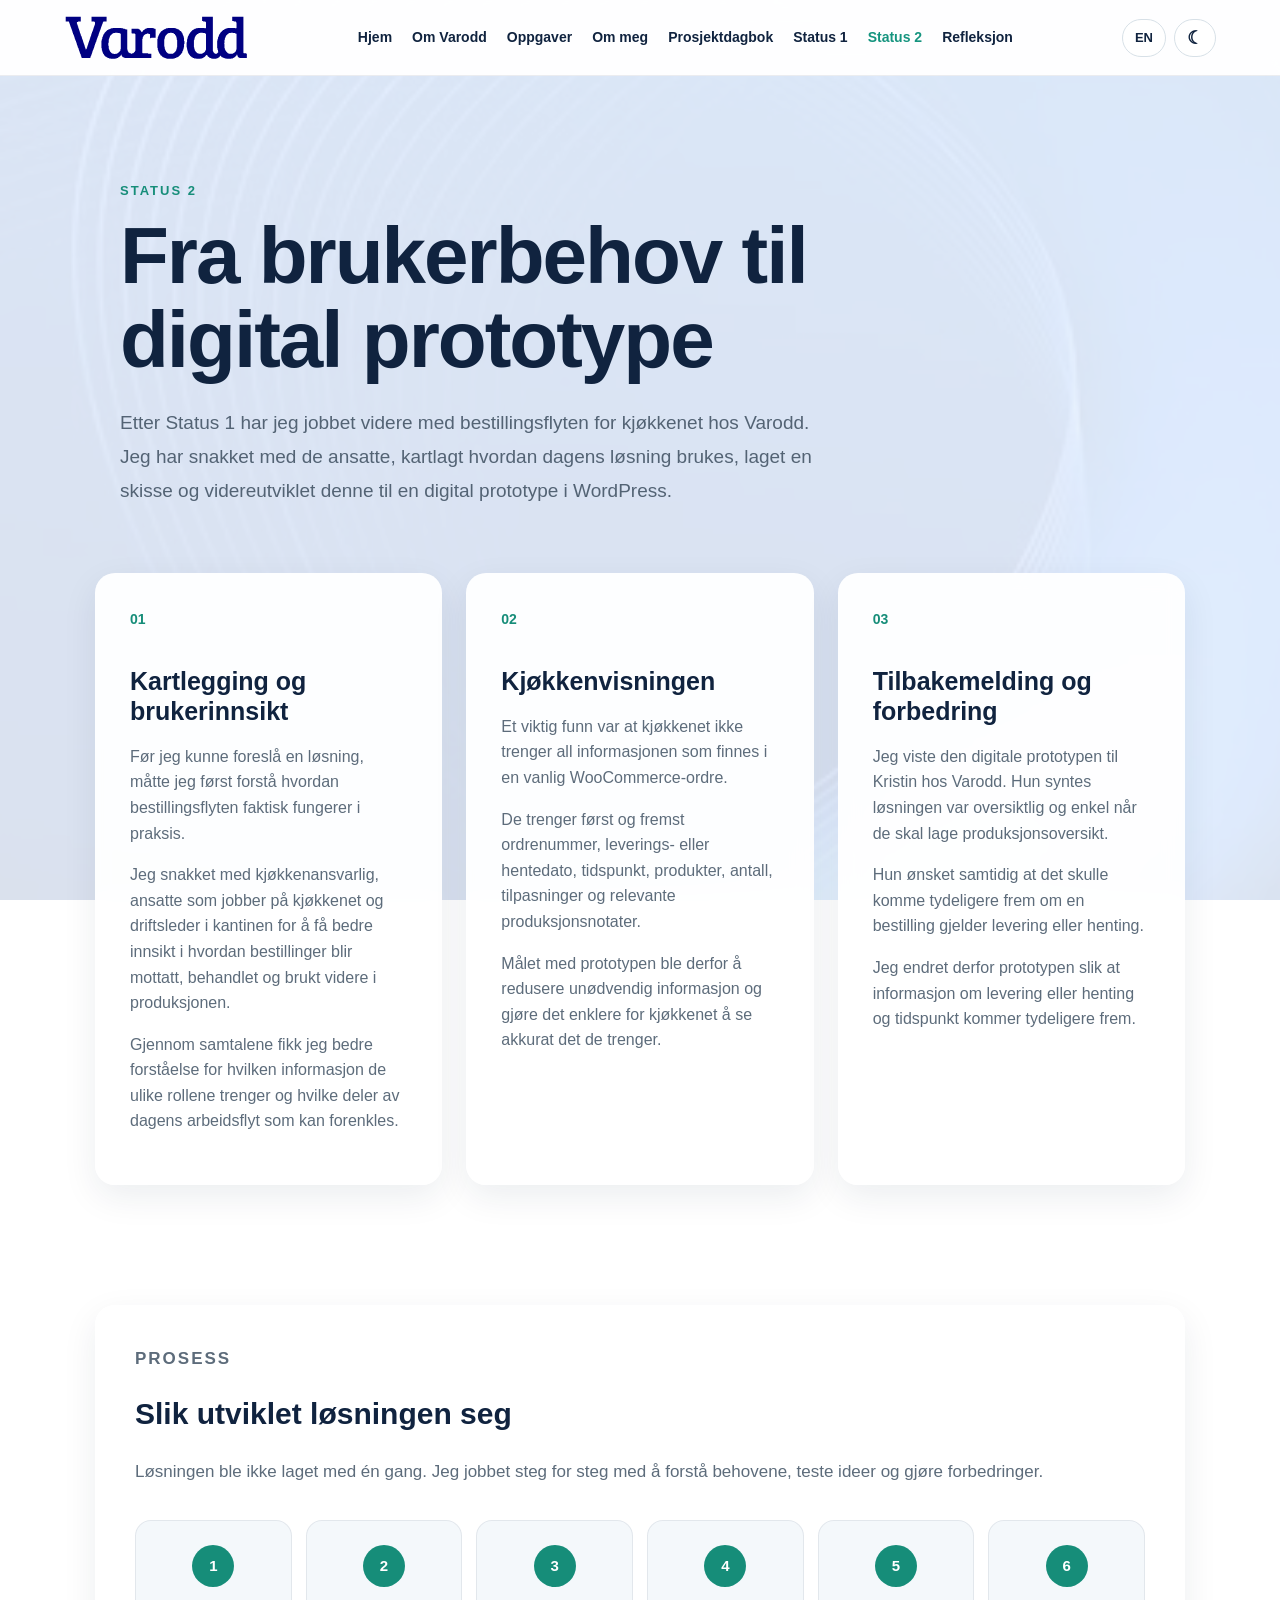
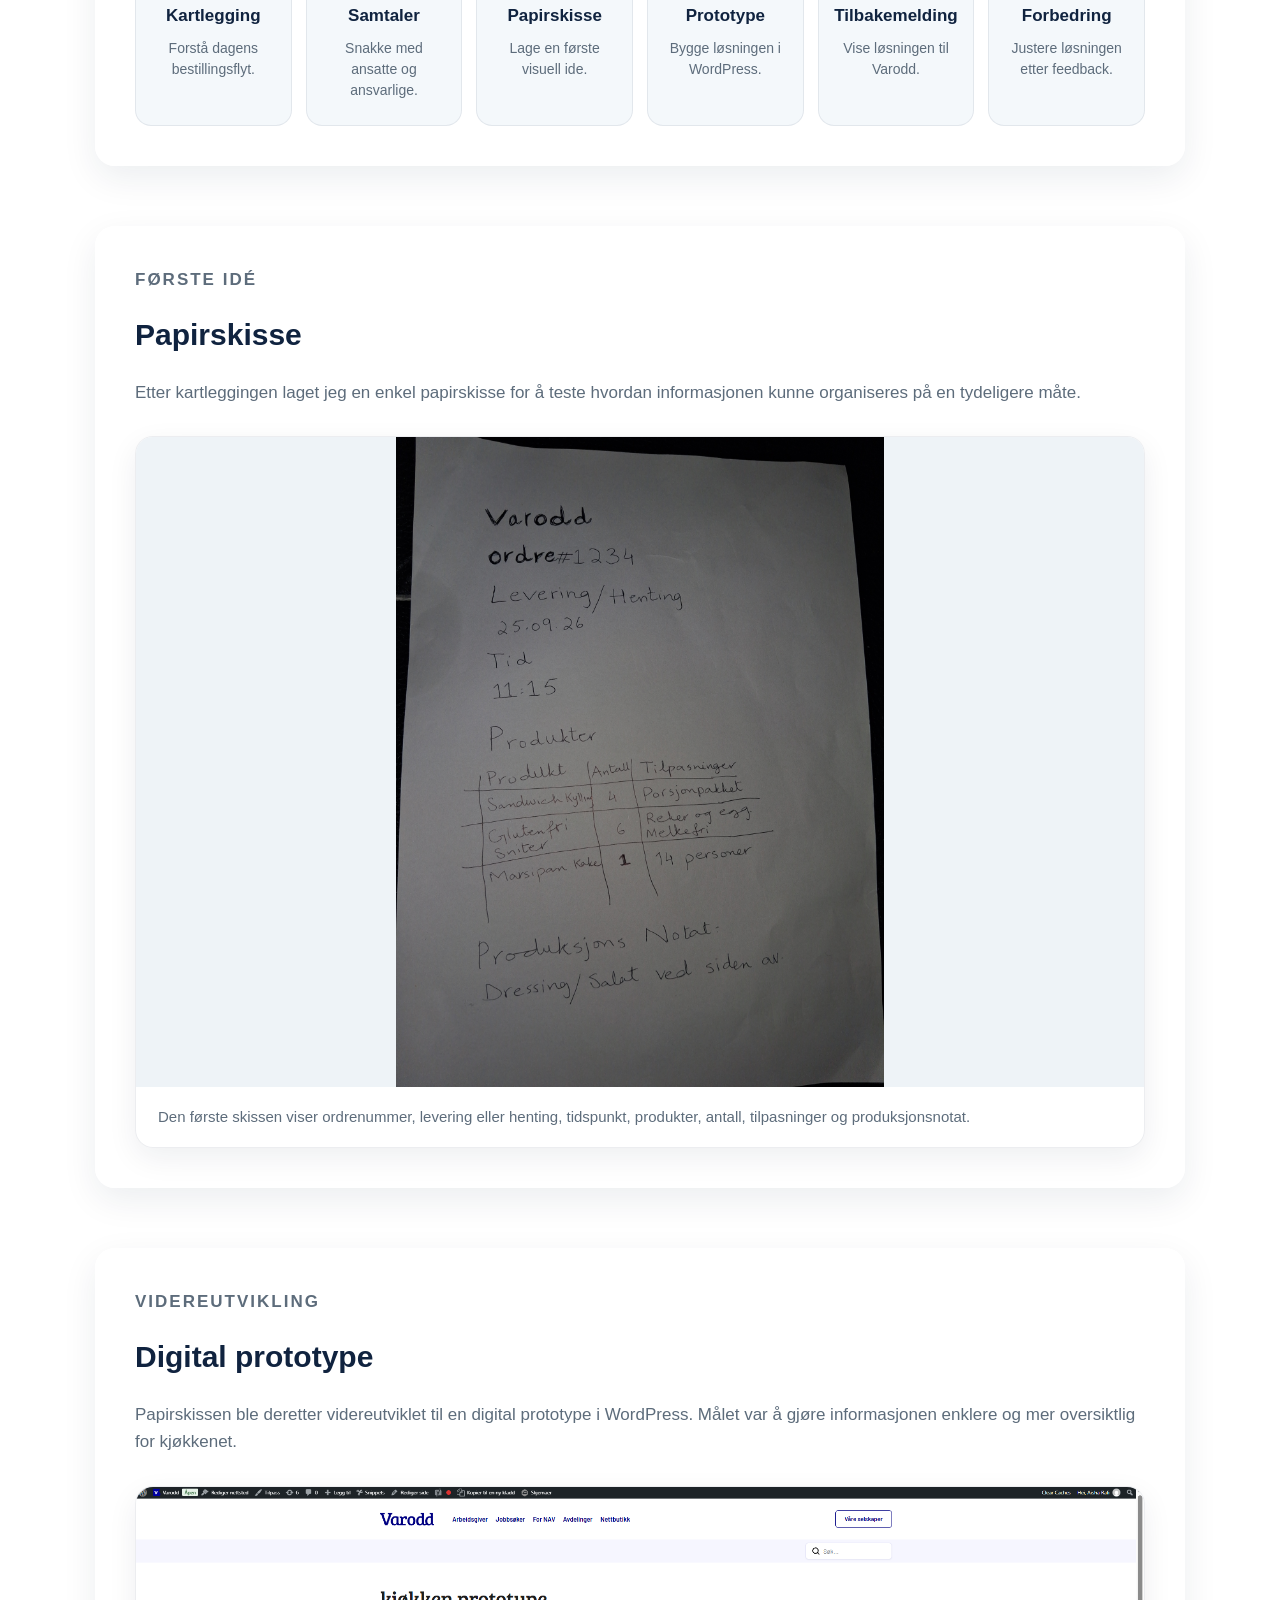
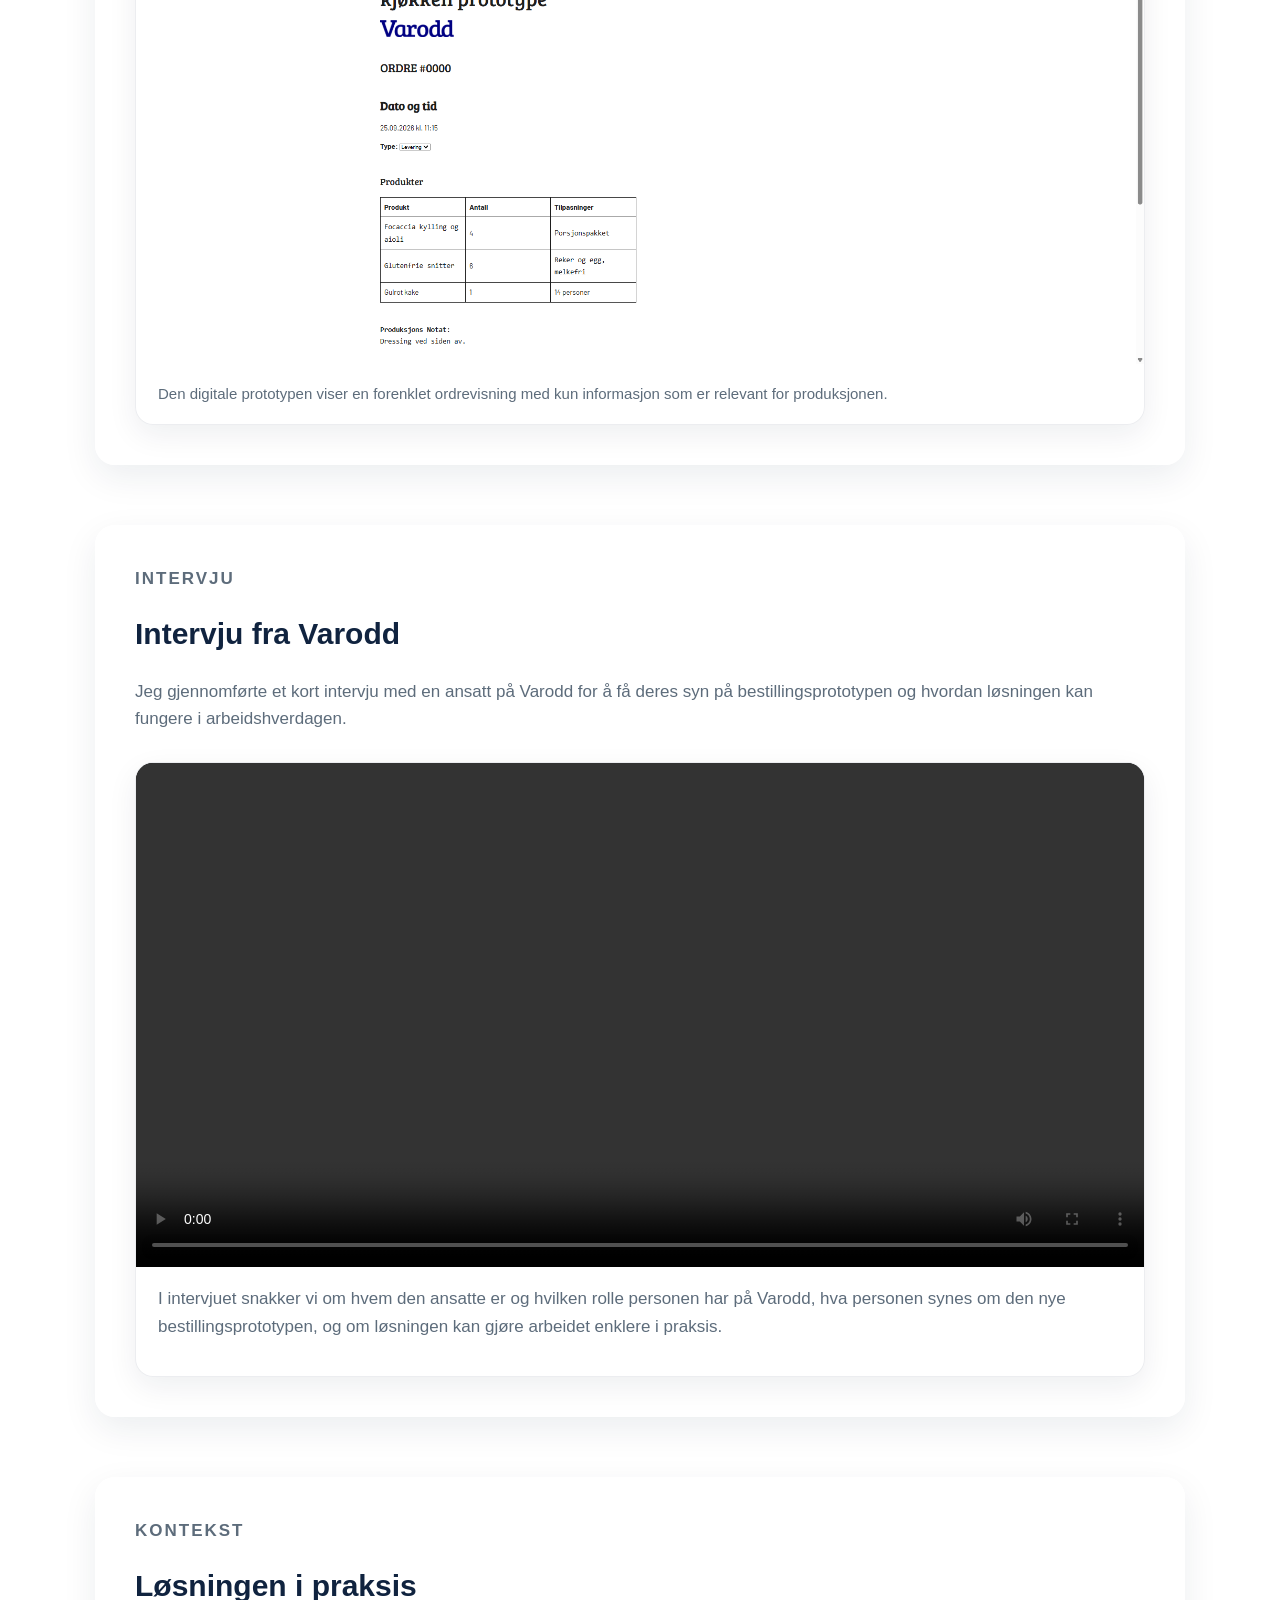
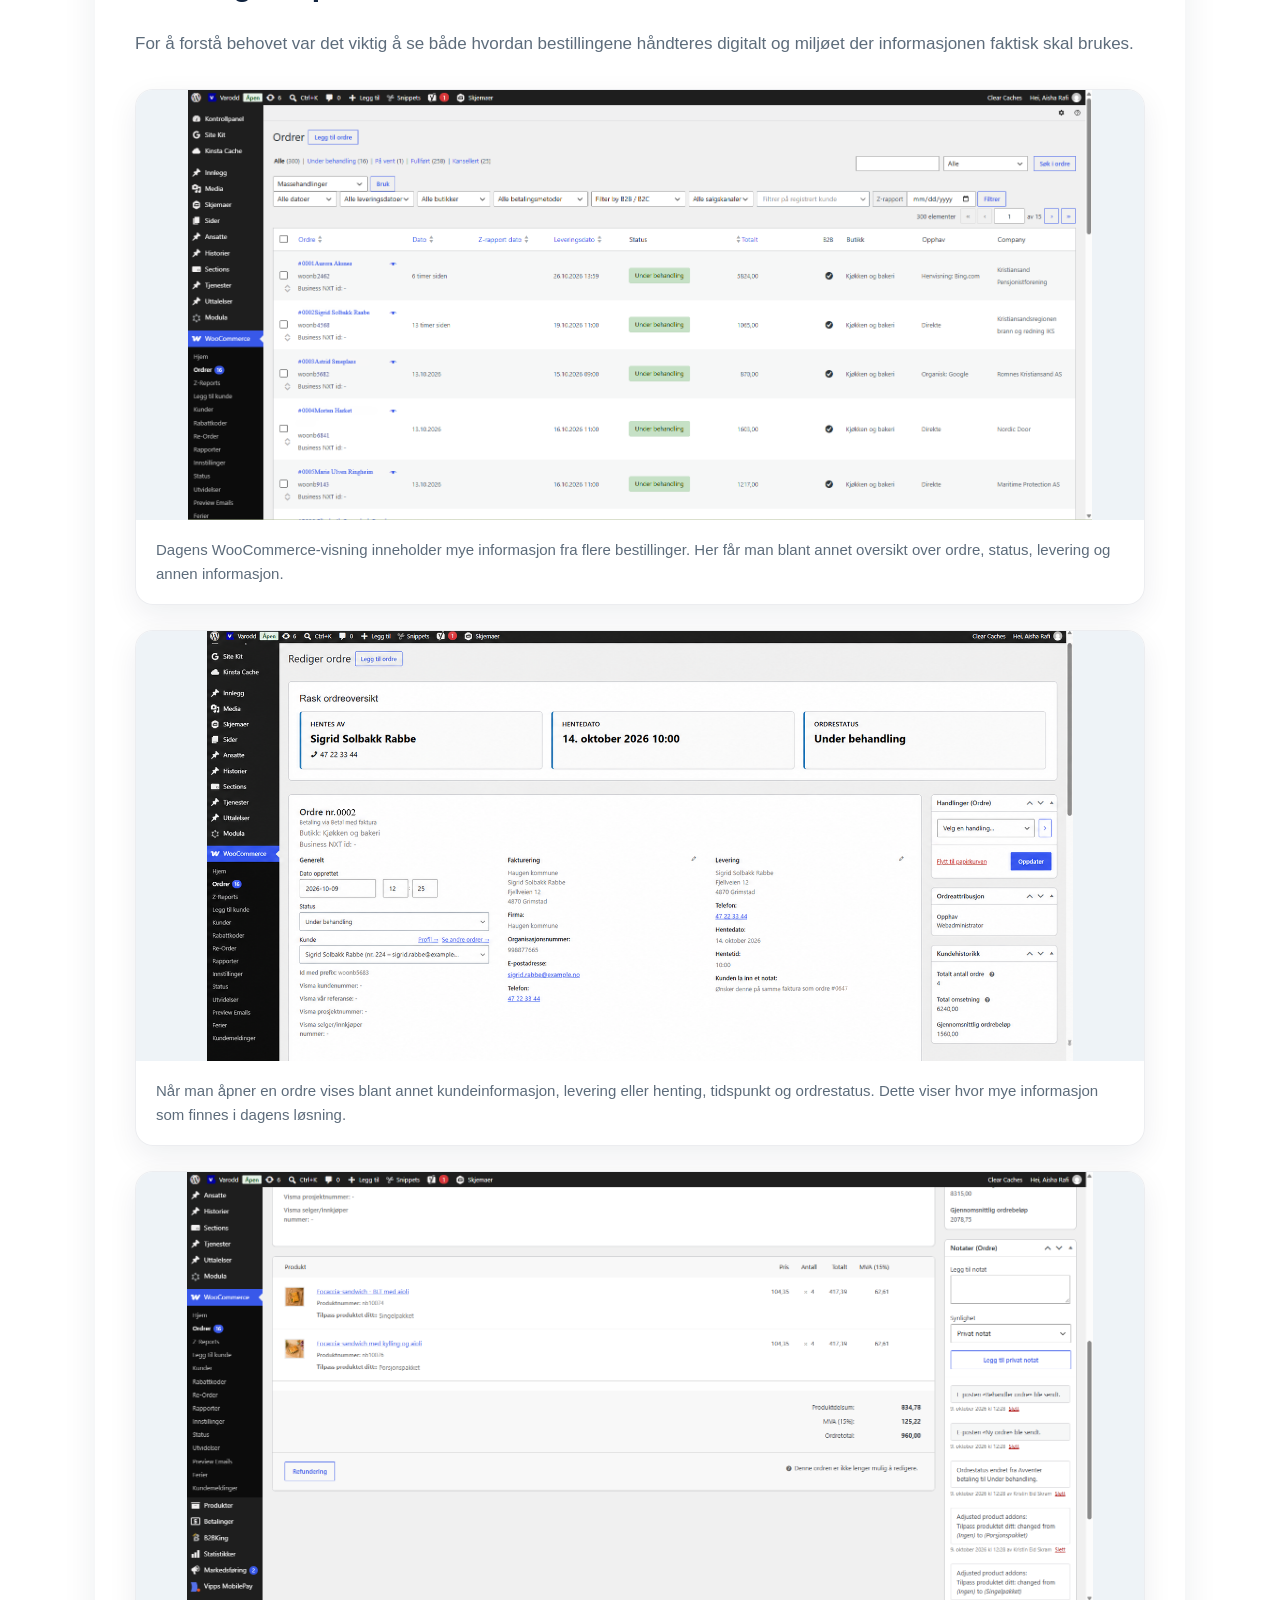
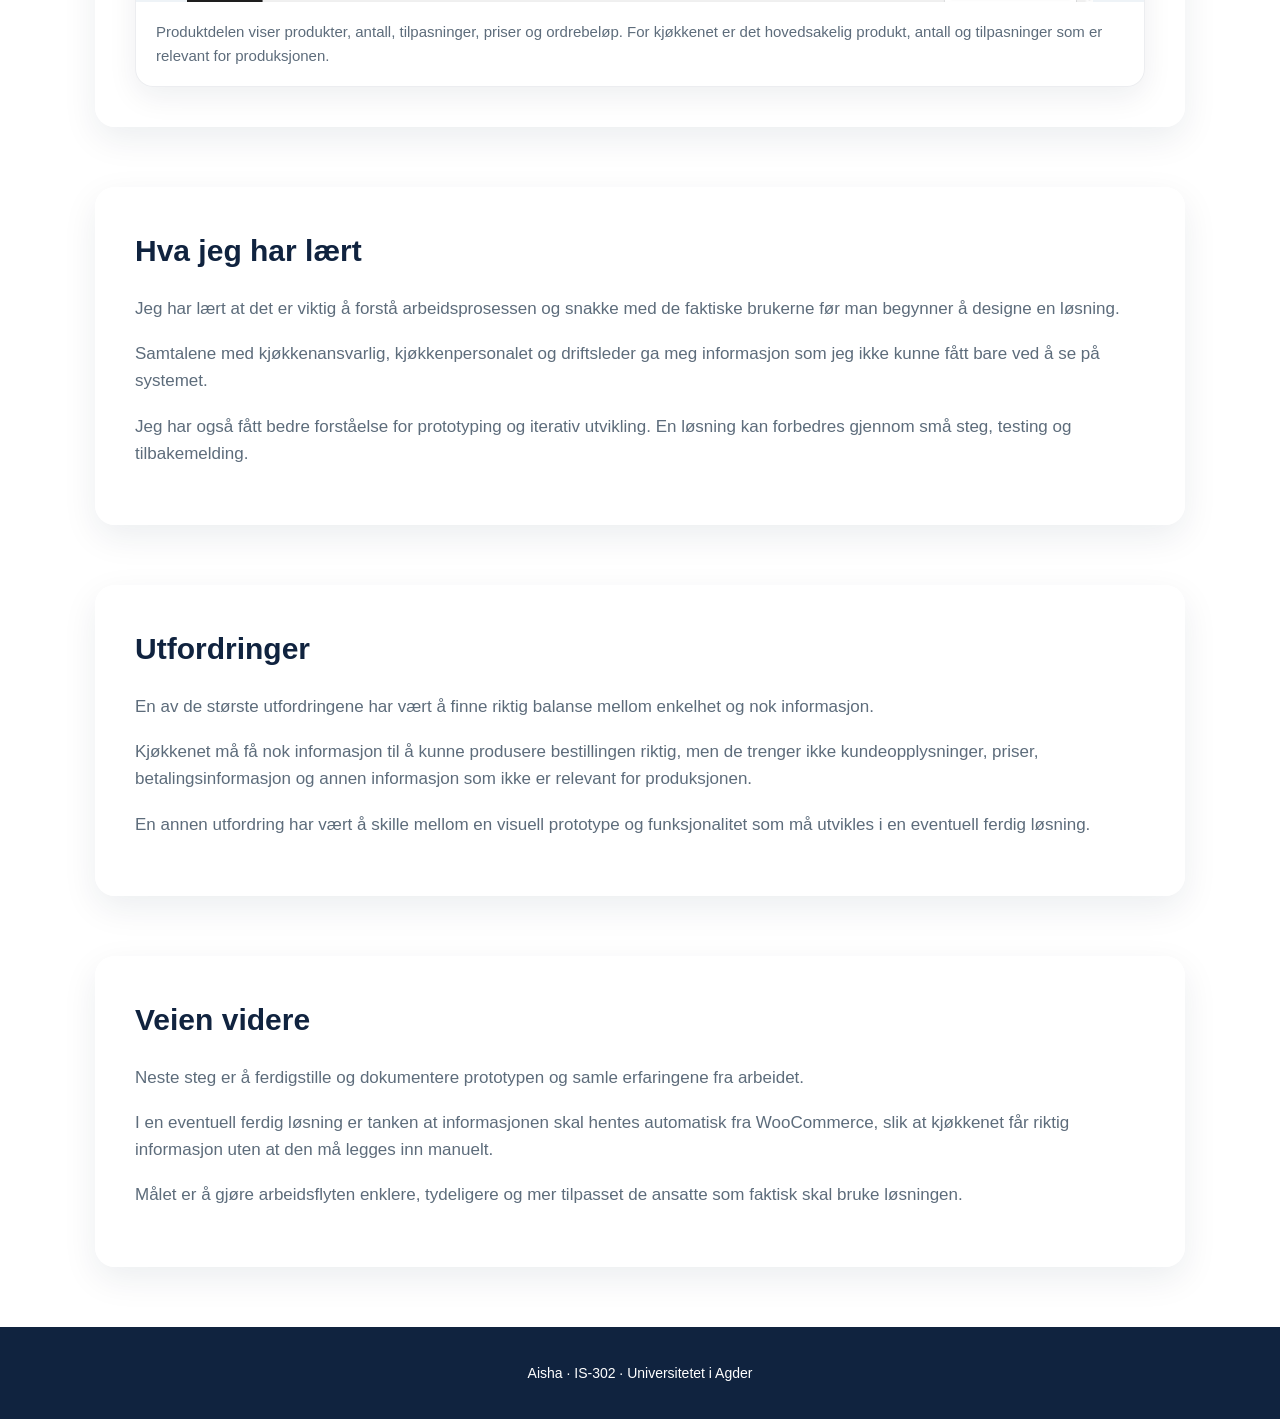
<file: status2.html>
<!DOCTYPE html>
<html lang="no">
<head>
  <meta charset="UTF-8">
  <meta name="viewport" content="width=device-width, initial-scale=1.0">

  <title>Status 2</title>

  <link rel="stylesheet" href="style.css">
</head>

<body>

<header class="navbar">

  <a href="index.html" class="logo">
    <img src="logo.svg" alt="Varodd">
  </a>

  <nav>

    <a href="index.html"
       data-no="Hjem"
       data-en="Home">
      Hjem
    </a>

    <a href="om-varodd.html"
       data-no="Om Varodd"
       data-en="About Varodd">
      Om Varodd
    </a>

    <a href="oppgaver.html"
       data-no="Oppgaver"
       data-en="Tasks">
      Oppgaver
    </a>

    <a href="om-meg.html"
       data-no="Om meg"
       data-en="About me">
      Om meg
    </a>

    <a href="prosjektdagbok.html"
       data-no="Prosjektdagbok"
       data-en="Project diary">
      Prosjektdagbok
    </a>

    <a href="status1.html"
       data-no="Status 1"
       data-en="Status 1">
      Status 1
    </a>

    <a href="status2.html"
       class="active"
       data-no="Status 2"
       data-en="Status 2">
      Status 2
    </a>

    <a href="refleksjon.html"
       data-no="Refleksjon"
       data-en="Reflection">
      Refleksjon
    </a>

  </nav>

  <div class="nav-controls">

    <button id="languageBtn"
            class="nav-control"
            type="button">
      EN
    </button>

    <button id="themeBtn"
            class="nav-control theme-btn"
            type="button">
      ☾
    </button>

  </div>

</header>


<main class="page">

  <!-- HERO -->

  <section class="page-hero">

    <p class="eyebrow"
       data-no="STATUS 2"
       data-en="STATUS 2">
      STATUS 2
    </p>

    <h1
      data-no="Fra brukerbehov til digital prototype"
      data-en="From user needs to digital prototype">
      Fra brukerbehov til digital prototype
    </h1>

    <p class="page-intro"
       data-no="Etter Status 1 har jeg jobbet videre med bestillingsflyten for kjøkkenet hos Varodd. Jeg har snakket med de ansatte, kartlagt hvordan dagens løsning brukes, laget en skisse og videreutviklet denne til en digital prototype i WordPress."
       data-en="After Status 1, I continued working on the ordering workflow for the kitchen at Varodd. I spoke with employees, mapped how the current solution is used, created a paper sketch and developed it further into a digital prototype in WordPress.">
      Etter Status 1 har jeg jobbet videre med bestillingsflyten for
      kjøkkenet hos Varodd. Jeg har snakket med de ansatte, kartlagt
      hvordan dagens løsning brukes, laget en skisse og
      videreutviklet denne til en digital prototype i WordPress.
    </p>

  </section>


  <!-- 3 HOVEDKORT -->

  <section class="content-grid">

    <!-- 01 -->

    <article class="info-card">

      <span class="card-number">01</span>

      <h2
        data-no="Kartlegging og brukerinnsikt"
        data-en="Mapping and user insight">
        Kartlegging og brukerinnsikt
      </h2>

      <p
        data-no="Før jeg kunne foreslå en løsning, måtte jeg først forstå hvordan bestillingsflyten faktisk fungerer i praksis."
        data-en="Before I could propose a solution, I first needed to understand how the ordering workflow actually works in practice.">
        Før jeg kunne foreslå en løsning, måtte jeg først forstå
        hvordan bestillingsflyten faktisk fungerer i praksis.
      </p>

      <p
        data-no="Jeg snakket med kjøkkenansvarlig, ansatte som jobber på kjøkkenet og driftsleder i kantinen for å få bedre innsikt i hvordan bestillinger blir mottatt, behandlet og brukt videre i produksjonen."
        data-en="I spoke with the kitchen manager, kitchen staff and the canteen operations manager to gain a better understanding of how orders are received, processed and used in production.">
        Jeg snakket med kjøkkenansvarlig, ansatte som jobber på
        kjøkkenet og driftsleder i kantinen for å få bedre innsikt
        i hvordan bestillinger blir mottatt, behandlet og brukt
        videre i produksjonen.
      </p>

      <p
        data-no="Gjennom samtalene fikk jeg bedre forståelse for hvilken informasjon de ulike rollene trenger og hvilke deler av dagens arbeidsflyt som kan forenkles."
        data-en="Through these conversations, I gained a better understanding of what information the different roles need and which parts of the current workflow could be simplified.">
        Gjennom samtalene fikk jeg bedre forståelse for hvilken
        informasjon de ulike rollene trenger og hvilke deler av
        dagens arbeidsflyt som kan forenkles.
      </p>

    </article>


    <!-- 02 -->

    <article class="info-card">

      <span class="card-number">02</span>

      <h2
        data-no="Kjøkkenvisningen"
        data-en="The kitchen view">
        Kjøkkenvisningen
      </h2>

      <p
        data-no="Et viktig funn var at kjøkkenet ikke trenger all informasjonen som finnes i en vanlig WooCommerce-ordre."
        data-en="An important finding was that the kitchen does not need all the information contained in a standard WooCommerce order.">
        Et viktig funn var at kjøkkenet ikke trenger all informasjonen
        som finnes i en vanlig WooCommerce-ordre.
      </p>

      <p
        data-no="De trenger først og fremst ordrenummer, leverings- eller hentedato, tidspunkt, produkter, antall, tilpasninger og relevante produksjonsnotater."
        data-en="They mainly need the order number, delivery or pickup date, time, products, quantities, customisations and relevant production notes.">
        De trenger først og fremst ordrenummer, leverings- eller
        hentedato, tidspunkt, produkter, antall, tilpasninger og
        relevante produksjonsnotater.
      </p>

      <p
        data-no="Målet med prototypen ble derfor å redusere unødvendig informasjon og gjøre det enklere for kjøkkenet å se akkurat det de trenger."
        data-en="The goal of the prototype was therefore to reduce unnecessary information and make it easier for the kitchen to see exactly what they need.">
        Målet med prototypen ble derfor å redusere unødvendig
        informasjon og gjøre det enklere for kjøkkenet å se akkurat
        det de trenger.
      </p>

    </article>


    <!-- 03 -->

    <article class="info-card">

      <span class="card-number">03</span>

      <h2
        data-no="Tilbakemelding og forbedring"
        data-en="Feedback and improvement">
        Tilbakemelding og forbedring
      </h2>

      <p
        data-no="Jeg viste den digitale prototypen til Kristin hos Varodd. Hun syntes løsningen var oversiktlig og enkel når de skal lage produksjonsoversikt."
        data-en="I showed the digital prototype to Kristin at Varodd. She found the solution clear and simple when creating the production overview.">
        Jeg viste den digitale prototypen til Kristin hos Varodd.
        Hun syntes løsningen var oversiktlig og enkel når de skal
        lage produksjonsoversikt.
      </p>

      <p
        data-no="Hun ønsket samtidig at det skulle komme tydeligere frem om en bestilling gjelder levering eller henting."
        data-en="She also wanted it to be clearer whether an order is for delivery or pickup.">
        Hun ønsket samtidig at det skulle komme tydeligere frem
        om en bestilling gjelder levering eller henting.
      </p>

      <p
        data-no="Jeg endret derfor prototypen slik at informasjon om levering eller henting og tidspunkt kommer tydeligere frem."
        data-en="I therefore changed the prototype so that information about delivery or pickup and the time is displayed more clearly.">
        Jeg endret derfor prototypen slik at informasjon om levering
        eller henting og tidspunkt kommer tydeligere frem.
      </p>

    </article>

  </section>


  <!-- PROSESS -->

  <section class="about-layout status2-full">

    <article class="about-main">

      <p class="eyebrow"
         data-no="PROSESS"
         data-en="PROCESS">
        PROSESS
      </p>

      <h2
        data-no="Slik utviklet løsningen seg"
        data-en="How the solution developed">
        Slik utviklet løsningen seg
      </h2>

      <p
        data-no="Løsningen ble ikke laget med én gang. Jeg jobbet steg for steg med å forstå behovene, teste ideer og gjøre forbedringer."
        data-en="The solution was not created immediately. I worked step by step to understand the needs, test ideas and make improvements.">
        Løsningen ble ikke laget med én gang. Jeg jobbet steg for
        steg med å forstå behovene, teste ideer og gjøre forbedringer.
      </p>


      <div class="status2-process">

        <div class="process-step">
          <span>1</span>

          <h3
            data-no="Kartlegging"
            data-en="Mapping">
            Kartlegging
          </h3>

          <p
            data-no="Forstå dagens bestillingsflyt."
            data-en="Understand the current ordering workflow.">
            Forstå dagens bestillingsflyt.
          </p>
        </div>


        <div class="process-step">
          <span>2</span>

          <h3
            data-no="Samtaler"
            data-en="Conversations">
            Samtaler
          </h3>

          <p
            data-no="Snakke med ansatte og ansvarlige."
            data-en="Speak with employees and managers.">
            Snakke med ansatte og ansvarlige.
          </p>
        </div>


        <div class="process-step">
          <span>3</span>

          <h3
            data-no="Papirskisse"
            data-en="Paper sketch">
            Papirskisse
          </h3>

          <p
            data-no="Lage en første visuell ide."
            data-en="Create the first visual idea.">
            Lage en første visuell ide.
          </p>
        </div>


        <div class="process-step">
          <span>4</span>

          <h3
            data-no="Prototype"
            data-en="Prototype">
            Prototype
          </h3>

          <p
            data-no="Bygge løsningen i WordPress."
            data-en="Build the solution in WordPress.">
            Bygge løsningen i WordPress.
          </p>
        </div>


        <div class="process-step">
          <span>5</span>

          <h3
            data-no="Tilbakemelding"
            data-en="Feedback">
            Tilbakemelding
          </h3>

          <p
            data-no="Vise løsningen til Varodd."
            data-en="Show the solution to Varodd.">
            Vise løsningen til Varodd.
          </p>
        </div>


        <div class="process-step">
          <span>6</span>

          <h3
            data-no="Forbedring"
            data-en="Improvement">
            Forbedring
          </h3>

          <p
            data-no="Justere løsningen etter feedback."
            data-en="Adjust the solution based on feedback.">
            Justere løsningen etter feedback.
          </p>
        </div>

      </div>

    </article>

  </section>


  <!-- SKISSE + PROTOTYPE -->


<section class="about-layout status2-full">

  <article class="about-main">

    <p class="eyebrow"
       data-no="FØRSTE IDÉ"
       data-en="FIRST IDEA">
      FØRSTE IDÉ
    </p>

    <h2
      data-no="Papirskisse"
      data-en="Paper sketch">
      Papirskisse
    </h2>

    <p
      data-no="Etter kartleggingen laget jeg en enkel papirskisse for å teste hvordan informasjonen kunne organiseres på en tydeligere måte."
      data-en="After mapping the workflow, I created a simple paper sketch to test how the information could be organised more clearly.">
      Etter kartleggingen laget jeg en enkel papirskisse for å teste hvordan
      informasjonen kunne organiseres på en tydeligere måte.
    </p>

    <figure class="status2-single-figure">

      <img src="papirkisse.jpg"
           alt="Papirskisse av kjøkkenvisningen">

      <figcaption
        data-no="Den første skissen viser ordrenummer, levering eller henting, tidspunkt, produkter, antall, tilpasninger og produksjonsnotat."
        data-en="The first sketch shows the order number, delivery or pickup, time, products, quantities, customisations and production notes.">
        Den første skissen viser ordrenummer, levering eller henting,
        tidspunkt, produkter, antall, tilpasninger og produksjonsnotat.
      </figcaption>

    </figure>

  </article>

</section>


<section class="about-layout status2-full">

  <article class="about-main">

    <p class="eyebrow"
       data-no="VIDEREUTVIKLING"
       data-en="FURTHER DEVELOPMENT">
      VIDEREUTVIKLING
    </p>

    <h2
      data-no="Digital prototype"
      data-en="Digital prototype">
      Digital prototype
    </h2>

    <p
      data-no="Papirskissen ble deretter videreutviklet til en digital prototype i WordPress. Målet var å gjøre informasjonen enklere og mer oversiktlig for kjøkkenet."
      data-en="The paper sketch was then developed into a digital prototype in WordPress. The goal was to make the information simpler and easier for the kitchen to understand.">
      Papirskissen ble deretter videreutviklet til en digital prototype
      i WordPress. Målet var å gjøre informasjonen enklere og mer
      oversiktlig for kjøkkenet.
    </p>

    <figure class="status2-single-figure">

      <img src="kjokken-prototype.png"
           alt="Digital prototype av kjøkkenvisningen">

      <figcaption
        data-no="Den digitale prototypen viser en forenklet ordrevisning med kun informasjon som er relevant for produksjonen."
        data-en="The digital prototype shows a simplified order view containing only information relevant to production.">
        Den digitale prototypen viser en forenklet ordrevisning med kun
        informasjon som er relevant for produksjonen.
      </figcaption>

    </figure>

  </article>

</section>

  <section class="about-layout status2-full">
    <article class="about-main">

        <p class="eyebrow"
           data-no="INTERVJU"
           data-en="INTERVIEW">
            INTERVJU
        </p>

        <h2
            data-no="Intervju fra Varodd"
            data-en="Interview from Varodd">
            Intervju fra Varodd
        </h2>

        <p
            data-no="Jeg gjennomførte et kort intervju med en ansatt på Varodd for å få deres syn på bestillingsprototypen og hvordan løsningen kan fungere i arbeidshverdagen."
            data-en="I conducted a short interview with an employee at Varodd to get their perspective on the ordering prototype and how the solution could work in their daily work.">
            Jeg gjennomførte et kort intervju med en ansatt på Varodd
            for å få deres syn på bestillingsprototypen og hvordan
            løsningen kan fungere i arbeidshverdagen.
        </p>

        <div class="status2-interview">

            <video controls preload="metadata">
    <source
        src="https://github.com/aisha-ra/IS-302/releases/download/v1.0/intervju.mp4"
        type="video/mp4">
    Nettleseren din støtter ikke videoavspilling.
            </video>

            <p class="interview-caption"
               data-no="I intervjuet snakker vi om hvem den ansatte er og hvilken rolle personen har på Varodd, hva personen synes om den nye bestillingsprototypen, og om løsningen kan gjøre arbeidet enklere i praksis."
               data-en="In the interview, we discuss who the employee is and their role at Varodd, what they think about the new ordering prototype, and whether the solution could make the work easier in practice.">
                I intervjuet snakker vi om hvem den ansatte er og hvilken rolle
                personen har på Varodd, hva personen synes om den nye
                bestillingsprototypen, og om løsningen kan gjøre arbeidet
                enklere i praksis.
            </p>

        </div>

    </article>
</section>

  <!-- DAGENS ARBEIDSMILJØ -->

  <section class="about-layout status2-full">

    <article class="about-main">

      <p class="eyebrow"
         data-no="KONTEKST"
         data-en="CONTEXT">
        KONTEKST
      </p>

      <h2
        data-no="Løsningen i praksis"
        data-en="The solution in practice">
        Løsningen i praksis
      </h2>

      <p
        data-no="For å forstå behovet var det viktig å se både hvordan bestillingene håndteres digitalt og miljøet der informasjonen faktisk skal brukes."
        data-en="To understand the need, it was important to look at both how orders are handled digitally and the environment where the information is actually used.">
        For å forstå behovet var det viktig å se både hvordan
        bestillingene håndteres digitalt og miljøet der informasjonen
        faktisk skal brukes.
      </p>


      <div class="status2-gallery">

  <!-- BILDE 1 -->
  <figure class="status2-figure">

    <a href="woocommerce-ordre.png"
       target="_blank"
       class="image-zoom">

      <img src="woocommerce-ordre.png"
           alt="WooCommerce ordreoversikt">

    </a>

    <figcaption
      data-no="Dagens WooCommerce-visning inneholder mye informasjon fra flere bestillinger. Her får man blant annet oversikt over ordre, status, levering og annen informasjon."
      data-en="The current WooCommerce view contains a lot of information from several orders. It provides an overview of orders, status, delivery and other information.">
      Dagens WooCommerce-visning inneholder mye informasjon fra flere
      bestillinger. Her får man blant annet oversikt over ordre, status,
      levering og annen informasjon.
    </figcaption>

  </figure>


  <!-- BILDE 2 -->
  <figure class="status2-figure">

    <a href="woocommerce-oversikt.png"
       target="_blank"
       class="image-zoom">

      <img src="woocommerce-oversikt.png"
           alt="Detaljert WooCommerce ordreoversikt">

    </a>

    <figcaption
      data-no="Når man åpner en ordre vises blant annet kundeinformasjon, levering eller henting, tidspunkt og ordrestatus. Dette viser hvor mye informasjon som finnes i dagens løsning."
      data-en="When an order is opened, customer information, delivery or pickup, time and order status are displayed. This shows how much information is available in the current solution.">
      Når man åpner en ordre vises blant annet kundeinformasjon,
      levering eller henting, tidspunkt og ordrestatus. Dette viser
      hvor mye informasjon som finnes i dagens løsning.
    </figcaption>

  </figure>


  <!-- BILDE 3 -->
  <figure class="status2-figure">

    <a href="woocommerce-produkter.png"
       target="_blank"
       class="image-zoom">

      <img src="woocommerce-produkter.png"
           alt="Produkter i WooCommerce ordre">

    </a>

    <figcaption
      data-no="Produktdelen viser produkter, antall, tilpasninger, priser og ordrebeløp. For kjøkkenet er det hovedsakelig produkt, antall og tilpasninger som er relevant for produksjonen."
      data-en="The product section shows products, quantities, customisations, prices and order totals. For the kitchen, the information mainly relevant to production is the product, quantity and customisations.">
      Produktdelen viser produkter, antall, tilpasninger, priser og
      ordrebeløp. For kjøkkenet er det hovedsakelig produkt, antall
      og tilpasninger som er relevant for produksjonen.
    </figcaption>

  </figure>

</div>
    </article>

  </section>


  <!-- LÆRING -->

  <section class="about-layout status2-full">

    <article class="about-main">

      <h2
        data-no="Hva jeg har lært"
        data-en="What I have learned">
        Hva jeg har lært
      </h2>

      <p
        data-no="Jeg har lært at det er viktig å forstå arbeidsprosessen og snakke med de faktiske brukerne før man begynner å designe en løsning."
        data-en="I have learned that it is important to understand the workflow and speak with the actual users before starting to design a solution.">
        Jeg har lært at det er viktig å forstå arbeidsprosessen
        og snakke med de faktiske brukerne før man begynner å
        designe en løsning.
      </p>

      <p
        data-no="Samtalene med kjøkkenansvarlig, kjøkkenpersonalet og driftsleder ga meg informasjon som jeg ikke kunne fått bare ved å se på systemet."
        data-en="The conversations with the kitchen manager, kitchen staff and operations manager gave me information that I could not have gained simply by looking at the system.">
        Samtalene med kjøkkenansvarlig, kjøkkenpersonalet og
        driftsleder ga meg informasjon som jeg ikke kunne fått
        bare ved å se på systemet.
      </p>

      <p
        data-no="Jeg har også fått bedre forståelse for prototyping og iterativ utvikling. En løsning kan forbedres gjennom små steg, testing og tilbakemelding."
        data-en="I have also gained a better understanding of prototyping and iterative development. A solution can be improved through small steps, testing and feedback.">
        Jeg har også fått bedre forståelse for prototyping og
        iterativ utvikling. En løsning kan forbedres gjennom
        små steg, testing og tilbakemelding.
      </p>

    </article>

  </section>


  <!-- UTFORDRINGER -->

  <section class="about-layout status2-full">

    <article class="about-main">

      <h2
        data-no="Utfordringer"
        data-en="Challenges">
        Utfordringer
      </h2>

      <p
        data-no="En av de største utfordringene har vært å finne riktig balanse mellom enkelhet og nok informasjon."
        data-en="One of the biggest challenges has been finding the right balance between simplicity and providing enough information.">
        En av de største utfordringene har vært å finne riktig
        balanse mellom enkelhet og nok informasjon.
      </p>

      <p
        data-no="Kjøkkenet må få nok informasjon til å kunne produsere bestillingen riktig, men de trenger ikke kundeopplysninger, priser, betalingsinformasjon og annen informasjon som ikke er relevant for produksjonen."
        data-en="The kitchen needs enough information to prepare the order correctly, but they do not need customer details, prices, payment information or other information that is not relevant to production.">
        Kjøkkenet må få nok informasjon til å kunne produsere
        bestillingen riktig, men de trenger ikke kundeopplysninger,
        priser, betalingsinformasjon og annen informasjon som ikke
        er relevant for produksjonen.
      </p>

      <p
        data-no="En annen utfordring har vært å skille mellom en visuell prototype og funksjonalitet som må utvikles i en eventuell ferdig løsning."
        data-en="Another challenge has been distinguishing between a visual prototype and functionality that would need to be developed in a future finished solution.">
        En annen utfordring har vært å skille mellom en visuell
        prototype og funksjonalitet som må utvikles i en eventuell
        ferdig løsning.
      </p>

    </article>

  </section>


  <!-- VEIEN VIDERE -->

  <section class="about-layout status2-full">

    <article class="about-main">

      <h2
        data-no="Veien videre"
        data-en="Next steps">
        Veien videre
      </h2>

      <p
        data-no="Neste steg er å ferdigstille og dokumentere prototypen og samle erfaringene fra arbeidet."
        data-en="The next step is to complete and document the prototype and collect the experiences from the work.">
        Neste steg er å ferdigstille og dokumentere prototypen
        og samle erfaringene fra arbeidet.
      </p>

      <p
        data-no="I en eventuell ferdig løsning er tanken at informasjonen skal hentes automatisk fra WooCommerce, slik at kjøkkenet får riktig informasjon uten at den må legges inn manuelt."
        data-en="In a future finished solution, the idea is that the information would be retrieved automatically from WooCommerce so that the kitchen receives the correct information without it having to be entered manually.">
        I en eventuell ferdig løsning er tanken at informasjonen
        skal hentes automatisk fra WooCommerce, slik at kjøkkenet
        får riktig informasjon uten at den må legges inn manuelt.
      </p>

      <p
        data-no="Målet er å gjøre arbeidsflyten enklere, tydeligere og mer tilpasset de ansatte som faktisk skal bruke løsningen."
        data-en="The goal is to make the workflow simpler, clearer and better adapted to the employees who will actually use the solution.">
        Målet er å gjøre arbeidsflyten enklere, tydeligere og mer
        tilpasset de ansatte som faktisk skal bruke løsningen.
      </p>

    </article>

  </section>

</main>


<footer>

  <p
    data-no="Aisha · IS-302 · Universitetet i Agder"
    data-en="Aisha · IS-302 · University of Agder">
    Aisha · IS-302 · Universitetet i Agder
  </p>

</footer>


<script src="script.js"></script>

</body>
</html>
</file>
<file: style.css>
* {
  box-sizing: border-box;
  margin: 0;
  padding: 0;
}

html {
  scroll-behavior: smooth;
}

body {
  position: relative;
  min-height: 100vh;
  font-family: Arial, Helvetica, sans-serif;
  color: #10233f;
  line-height: 1.6;
  background: transparent;
  transition:
    color 0.3s ease,
    background 0.3s ease;
}

body::before {
  content: "";
  position: fixed;
  inset: 0;
  z-index: -2;
  background-image: url("bakgrunn.jpg");
  background-size: cover;
  background-position: center;
  background-repeat: no-repeat;
}

body::after {
  content: "";
  position: fixed;
  inset: 0;
  z-index: -1;
  background: rgba(242, 248, 253, 0.9);
  transition: background 0.3s ease;
}

.navbar {
  position: sticky;
  top: 0;
  z-index: 1000;
  min-height: 76px;
  padding: 0 5%;
  display: flex;
  align-items: center;
  justify-content: space-between;
  gap: 30px;
  background: rgba(255, 255, 255, 0.96);
  backdrop-filter: blur(12px);
  border-bottom: 1px solid rgba(16, 35, 63, 0.08);
}

.logo {
  display: flex;
  align-items: center;
  text-decoration: none;
  flex-shrink: 0;
}

.logo img {
  height: 46px;
  width: auto;
  display: block;
}

nav {
  display: flex;
  align-items: center;
  justify-content: center;
  gap: 20px;
  flex: 1;
}

nav a {
  color: #10233f;
  text-decoration: none;
  font-size: 14px;
  font-weight: 600;
  white-space: nowrap;
  transition:
    color 0.2s ease,
    transform 0.2s ease;
}

nav a:hover,
nav a.active {
  color: #15947f;
}

.nav-controls {
  display: flex;
  align-items: center;
  gap: 8px;
  flex-shrink: 0;
}

.nav-control {
  min-width: 42px;
  height: 38px;
  padding: 0 12px;
  display: flex;
  align-items: center;
  justify-content: center;
  border: 1px solid #d7e0e7;
  border-radius: 100px;
  background: white;
  color: #10233f;
  font-size: 13px;
  font-weight: 700;
  cursor: pointer;
  transition:
    transform 0.2s ease,
    background 0.2s ease,
    color 0.2s ease;
}

.nav-control:hover {
  transform: translateY(-2px);
  background: #edf7f5;
}

.theme-btn {
  font-size: 18px;
}

.hero {
  position: relative;
  min-height: calc(100vh - 76px);
  display: flex;
  align-items: center;
  justify-content: center;
  background-image: url("varodd.jpg");
  background-size: cover;
  background-position: center;
  background-repeat: no-repeat;
  overflow: hidden;
}

.hero-overlay {
  position: absolute;
  inset: 0;
  background: rgba(255, 255, 255, 0.28);
}

.hero-content {
  position: relative;
  z-index: 2;
  padding: 30px;
  text-align: center;
}

.varodd-title {
  display: flex;
  justify-content: center;
  align-items: center;
  gap: 8px;
  overflow: hidden;
  color: #071f62;
}

.letter {
  display: inline-block;
  font-size: clamp(70px, 12vw, 165px);
  font-weight: 800;
  line-height: 1;
  letter-spacing: -6px;
  opacity: 0;
  text-shadow: 0 3px 20px rgba(255, 255, 255, 0.35);
}

.from-top {
  transform: translateY(-220px);
  animation: enterTop 1.25s ease forwards;
}

.from-bottom {
  transform: translateY(220px);
  animation: enterBottom 1.25s ease forwards;
}

@keyframes enterTop {
  to {
    opacity: 1;
    transform: translateY(0);
  }
}

@keyframes enterBottom {
  to {
    opacity: 1;
    transform: translateY(0);
  }
}

.hero-subtitle {
  margin-top: 28px;
  color: white;
  font-size: 21px;
  font-weight: 600;
  text-shadow: 0 2px 12px rgba(0, 0, 0, 0.5);
  opacity: 0;
  animation: fadeIn 1s ease forwards;
  animation-delay: 1.4s;
}

.hero-button {
  display: inline-block;
  margin-top: 30px;
  padding: 14px 28px;
  background: #168d79;
  color: white;
  border-radius: 100px;
  text-decoration: none;
  font-weight: 700;
  opacity: 0;
  animation: fadeIn 1s ease forwards;
  animation-delay: 1.8s;
  transition:
    transform 0.2s ease,
    background 0.2s ease;
}

.hero-button:hover {
  transform: translateY(-3px);
  background: #0e7564;
}

@keyframes fadeIn {
  to {
    opacity: 1;
  }
}

.intro {
  max-width: 950px;
  margin: 0 auto;
  padding: 100px 30px 75px;
  text-align: center;
}

.eyebrow {
  margin-bottom: 12px;
  color: #168d79;
  font-size: 13px;
  font-weight: 700;
  letter-spacing: 2px;
  text-transform: uppercase;
}

.intro h2 {
  margin: 15px 0 25px;
  font-size: clamp(38px, 5vw, 60px);
  line-height: 1.1;
}

.intro p:last-child {
  max-width: 720px;
  margin: 0 auto;
  color: #536374;
  font-size: 18px;
  line-height: 1.8;
}

.cards {
  max-width: 1150px;
  margin: 0 auto;
  padding: 20px 30px 120px;
  display: grid;
  grid-template-columns: repeat(3, 1fr);
  gap: 25px;
}

.card,
.info-card,
.about-main,
.skills-card,
.timeline-content,
.reflection-card {
  background: rgba(255, 255, 255, 0.94);
  backdrop-filter: blur(10px);
  box-shadow: 0 12px 35px rgba(16, 35, 63, 0.08);
}

.card {
  min-height: 275px;
  padding: 40px;
  border-radius: 20px;
  transition:
    transform 0.25s ease,
    box-shadow 0.25s ease;
}

.card:hover,
.info-card:hover {
  transform: translateY(-5px);
  box-shadow: 0 18px 45px rgba(16, 35, 63, 0.14);
}

.card span {
  color: #168d79;
  font-size: 14px;
  font-weight: 700;
}

.card h3 {
  margin: 35px 0 15px;
  font-size: 25px;
}

.card p {
  color: #5d6c7b;
  line-height: 1.7;
}

.page {
  min-height: calc(100vh - 76px);
}

.page-hero {
  max-width: 1100px;
  margin: 0 auto;
  padding: 105px 30px 65px;
}

.page-hero h1 {
  max-width: 900px;
  margin-bottom: 24px;
  font-size: clamp(46px, 7vw, 80px);
  line-height: 1.05;
  letter-spacing: -2px;
}

.page-intro {
  max-width: 720px;
  color: #536374;
  font-size: 19px;
  line-height: 1.8;
}

.content-grid {
  max-width: 1150px;
  margin: 0 auto;
  padding: 0 30px 120px;
  display: grid;
  grid-template-columns: repeat(3, 1fr);
  gap: 24px;
}

.info-card {
  padding: 35px;
  border-radius: 20px;
  transition:
    transform 0.25s ease,
    box-shadow 0.25s ease;
}

.card-number {
  display: block;
  margin-bottom: 35px;
  color: #168d79;
  font-size: 14px;
  font-weight: 700;
}

.info-card h2 {
  margin-bottom: 18px;
  font-size: 25px;
  line-height: 1.2;
}

.info-card p {
  margin-bottom: 16px;
  color: #5d6c7b;
}

.about-layout {
  max-width: 1150px;
  margin: 0 auto;
  padding: 0 30px 60px;
  display: grid;
  grid-template-columns: 2fr 1fr;
  gap: 30px;
}

.about-main,
.skills-card {
  padding: 40px;
  border-radius: 20px;
}

.about-main h2 {
  margin-bottom: 20px;
  font-size: 30px;
}

.about-main p {
  margin-bottom: 18px;
  color: #5d6c7b;
  font-size: 17px;
}

.skill-list {
  display: flex;
  flex-wrap: wrap;
  gap: 10px;
}

.skill-list span {
  padding: 9px 14px;
  background: #eaf6f3;
  color: #137664;
  border-radius: 100px;
  font-size: 14px;
  font-weight: 600;
}

.timeline {
  position: relative;
  max-width: 900px;
  margin: 0 auto;
  padding: 0 30px 120px;
}

.timeline::before {
  content: "";
  position: absolute;
  left: 43px;
  top: 0;
  bottom: 120px;
  width: 2px;
  background: #9ccdc4;
}

.timeline-item {
  position: relative;
  margin-bottom: 45px;
  padding-left: 65px;
}

.timeline-marker {
  position: absolute;
  left: 6px;
  top: 8px;
  width: 16px;
  height: 16px;
  background: #168d79;
  border: 4px solid #dff1ed;
  border-radius: 50%;
}

.timeline-content {
  padding: 30px;
  border-radius: 20px;
}

.timeline-date {
  display: block;
  margin-bottom: 10px;
  color: #168d79;
  font-size: 13px;
  font-weight: 700;
  letter-spacing: 1px;
  text-transform: uppercase;
}

.timeline-content h2 {
  margin-bottom: 12px;
  font-size: 25px;
}

.timeline-content p {
  color: #5d6c7b;
}

.reflection-layout {
  max-width: 1100px;
  margin: 0 auto;
  padding: 0 30px 120px;
  display: grid;
  grid-template-columns: repeat(2, 1fr);
  gap: 24px;
}

.reflection-card {
  padding: 36px;
  border-radius: 20px;
}

.reflection-card h2 {
  margin-bottom: 18px;
  font-size: 26px;
}

.reflection-card p {
  color: #5d6c7b;
}

.reflection-page {
  min-height: calc(100vh - 76px);
  display: flex;
  align-items: center;
  justify-content: center;
  padding: 40px 0;
}

.reflection-page .about-layout {
  width: 100%;
  padding-bottom: 0;
}

.soon-page {
  min-height: calc(100vh - 76px);
  display: flex;
  flex-direction: column;
  align-items: center;
  justify-content: center;
  text-align: center;
  padding: 40px;
}

.soon-page h1 {
  color: #071f62;
  font-size: clamp(70px, 12vw, 150px);
  font-weight: 800;
  line-height: 1;
  letter-spacing: -4px;
}

.soon-page p {
  margin-top: 22px;
  color: #5d6c7b;
  font-size: 18px;
}

body.dark-mode::after {
  background: rgba(4, 15, 32, 0.88);
}

body.dark-mode {
  color: #f0f5fb;
}

body.dark-mode .navbar {
  background: rgba(6, 18, 37, 0.96);
  border-bottom-color: rgba(255, 255, 255, 0.08);
}

body.dark-mode nav a {
  color: #eaf1f8;
}

body.dark-mode nav a.active,
body.dark-mode nav a:hover {
  color: #71dbca;
}

body.dark-mode .nav-control {
  background: #122a47;
  color: white;
  border-color: #284664;
}

body.dark-mode .intro p:last-child,
body.dark-mode .page-intro,
body.dark-mode .card p,
body.dark-mode .info-card p,
body.dark-mode .about-main p,
body.dark-mode .timeline-content p,
body.dark-mode .reflection-card p {
  color: #c7d2df;
}

body.dark-mode .card,
body.dark-mode .info-card,
body.dark-mode .about-main,
body.dark-mode .skills-card,
body.dark-mode .timeline-content,
body.dark-mode .reflection-card {
  background: rgba(10, 29, 52, 0.93);
  box-shadow: 0 12px 35px rgba(0, 0, 0, 0.25);
}

body.dark-mode .skill-list span {
  background: #173d46;
  color: #83dfd1;
}

body.dark-mode .soon-page h1 {
  color: white;
}

body.dark-mode .soon-page p {
  color: #c7d2df;
}

footer {
  padding: 35px 20px;
  background: #10233f;
  color: white;
  text-align: center;
  font-size: 14px;
}

body.dark-mode footer {
  background: #061325;
}

.status2-full {
  grid-template-columns: 1fr;
}

.status2-process {
  margin-top: 35px;
  display: grid;
  grid-template-columns: repeat(6, 1fr);
  gap: 14px;
}

.process-step {
  padding: 24px 14px;
  background: rgba(244, 248, 251, 0.95);
  border: 1px solid rgba(16, 35, 63, 0.08);
  border-radius: 16px;
  text-align: center;
  transition:
    transform 0.2s ease,
    box-shadow 0.2s ease;
}

.process-step:hover {
  transform: translateY(-4px);
  box-shadow: 0 10px 25px rgba(16, 35, 63, 0.1);
}

.process-step span {
  width: 42px;
  height: 42px;
  margin: 0 auto 15px;
  display: flex;
  align-items: center;
  justify-content: center;
  background: #168d79;
  color: white;
  border-radius: 50%;
  font-size: 15px;
  font-weight: 700;
}

.process-step h3 {
  margin-bottom: 8px;
  color: #10233f;
  font-size: 17px;
}

.process-step p {
  margin: 0;
  color: #5d6c7b;
  font-size: 14px;
  line-height: 1.5;
}

.status2-gallery {
  margin-top: 32px;
  display: grid;
  grid-template-columns: 1fr;
  gap: 25px;
}

.status2-figure {
  overflow: hidden;
  background: rgba(255, 255, 255, 0.96);
  border: 1px solid rgba(16, 35, 63, 0.08);
  border-radius: 18px;
  box-shadow: 0 10px 30px rgba(16, 35, 63, 0.07);
}

.status2-figure img {
  width: 100%;
  height: 430px;
  display: block;
  object-fit: contain;
  background: #eef3f7;
}

.status2-figure figcaption {
  padding: 18px 20px;
  color: #5d6c7b;
  font-size: 15px;
  line-height: 1.6;
}

body.dark-mode .process-step {
  background: rgba(15, 39, 65, 0.95);
  border-color: rgba(255, 255, 255, 0.08);
}

body.dark-mode .process-step h3 {
  color: #f0f5fb;
}

body.dark-mode .process-step p {
  color: #c7d2df;
}

body.dark-mode .status2-figure {
  background: rgba(10, 29, 52, 0.93);
  border-color: rgba(255, 255, 255, 0.08);
  box-shadow: 0 10px 30px rgba(0, 0, 0, 0.2);
}

body.dark-mode .status2-figure img {
  background: #10253d;
}

body.dark-mode .status2-figure figcaption {
  color: #c7d2df;
}

.status2-single-figure {
  margin-top: 30px;
  overflow: hidden;
  background: rgba(255, 255, 255, 0.96);
  border: 1px solid rgba(16, 35, 63, 0.08);
  border-radius: 18px;
  box-shadow: 0 10px 30px rgba(16, 35, 63, 0.07);
}

.status2-single-figure img {
  width: 100%;
  max-height: 650px;
  display: block;
  object-fit: contain;
  background: #eef3f7;
}

.status2-single-figure figcaption {
  padding: 18px 22px;
  color: #5d6c7b;
  font-size: 15px;
  line-height: 1.6;
}

body.dark-mode .status2-single-figure {
  background: rgba(10, 29, 52, 0.93);
  border-color: rgba(255, 255, 255, 0.08);
}

body.dark-mode .status2-single-figure img {
  background: #10253d;
}

body.dark-mode .status2-single-figure figcaption {
  color: #c7d2df;
}

.image-zoom {
  display: block;
  cursor: zoom-in;
}

.image-zoom img {
  transition: transform 0.2s ease;
}

.image-zoom:hover img {
  transform: scale(1.01);
}

.status2-interview {
  margin-top: 30px;
  overflow: hidden;
  background: rgba(255, 255, 255, 0.96);
  border: 1px solid rgba(16, 35, 63, 0.08);
  border-radius: 18px;
  box-shadow: 0 10px 30px rgba(16, 35, 63, 0.07);
}

.status2-interview video {
  width: 100%;
  max-height: 650px;
  display: block;
  background: #000;
}

.interview-caption {
  margin: 0;
  padding: 18px 22px;
  color: #5d6c7b;
  font-size: 15px;
  line-height: 1.6;
}

body.dark-mode .status2-interview {
  background: rgba(10, 29, 52, 0.93);
  border-color: rgba(255, 255, 255, 0.08);
  box-shadow: 0 10px 30px rgba(0, 0, 0, 0.2);
}

body.dark-mode .interview-caption {
  color: #c7d2df;
}

@media (max-width: 1120px) {
  .navbar {
    padding: 15px 4%;
    align-items: flex-start;
    flex-wrap: wrap;
  }

  nav {
    order: 3;
    width: 100%;
    justify-content: flex-start;
    flex-wrap: wrap;
  }

  .nav-controls {
    margin-left: auto;
  }

  .cards,
  .content-grid {
    grid-template-columns: 1fr;
  }

  .about-layout {
    grid-template-columns: 1fr;
  }

  .reflection-layout {
    grid-template-columns: 1fr;
  }

  .status2-process {
    grid-template-columns: repeat(3, 1fr);
  }
}

@media (max-width: 650px) {
  .navbar {
    align-items: center;
  }

  .logo img {
    height: 38px;
  }

  nav {
    display: none;
  }

  .nav-control {
    min-width: 38px;
    height: 36px;
    padding: 0 9px;
  }

  .hero {
    min-height: calc(100vh - 68px);
  }

  .varodd-title {
    gap: 4px;
  }

  .letter {
    font-size: clamp(50px, 16vw, 78px);
    letter-spacing: -4px;
  }

  .hero-subtitle {
    font-size: 17px;
  }

  .page-hero {
    padding-top: 70px;
  }

  .page-hero h1 {
    font-size: 44px;
  }

  .card,
  .info-card,
  .about-main,
  .skills-card,
  .timeline-content,
  .reflection-card {
    padding: 25px;
  }

  .soon-page h1 {
    font-size: 70px;
  }

  .status2-process {
    grid-template-columns: 1fr;
  }

  .status2-gallery {
    grid-template-columns: 1fr;
  }

  .status2-figure img {
    height: auto;
    max-height: 520px;
  }

  .status2-interview video {
    max-height: 500px;
  }

  .interview-caption {
    padding: 16px 18px;
    font-size: 14px;
  }

  .reflection-page {
    padding: 25px 0;
    align-items: flex-start;
  }
}
</file>
